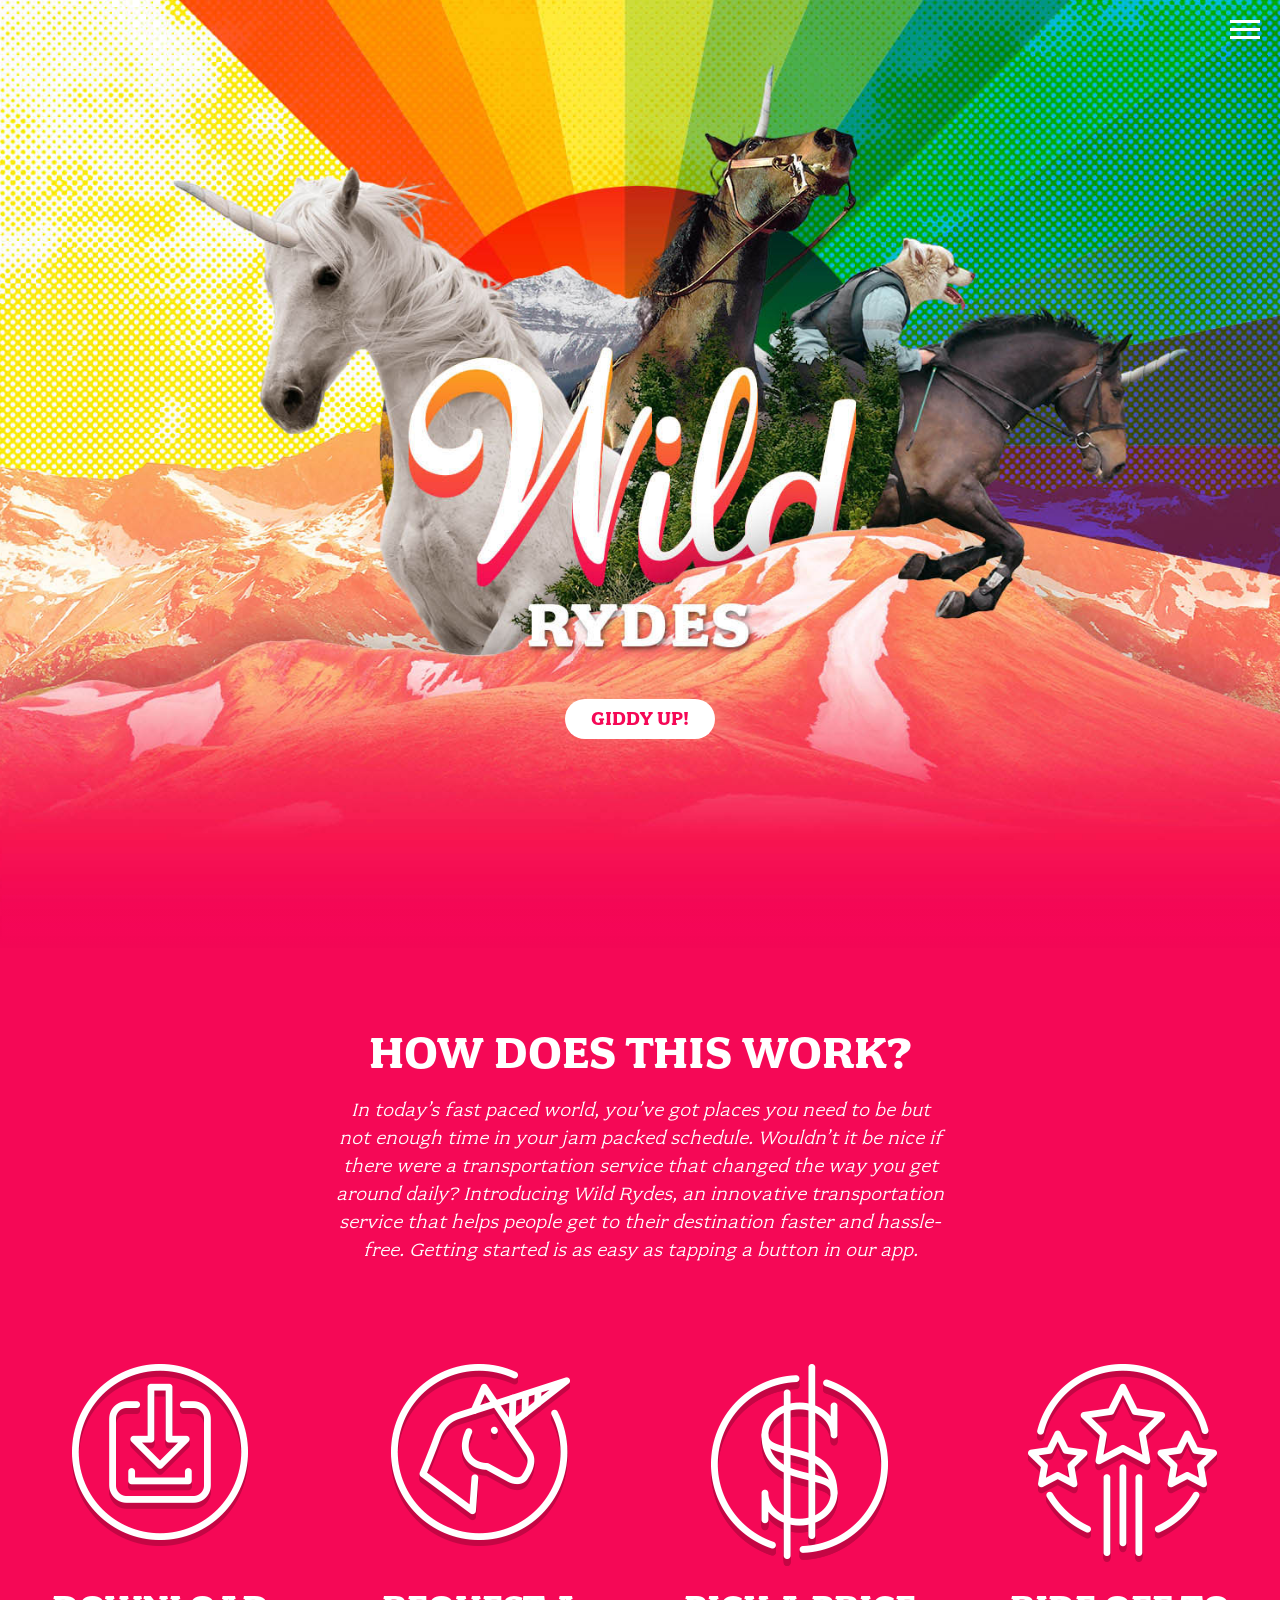
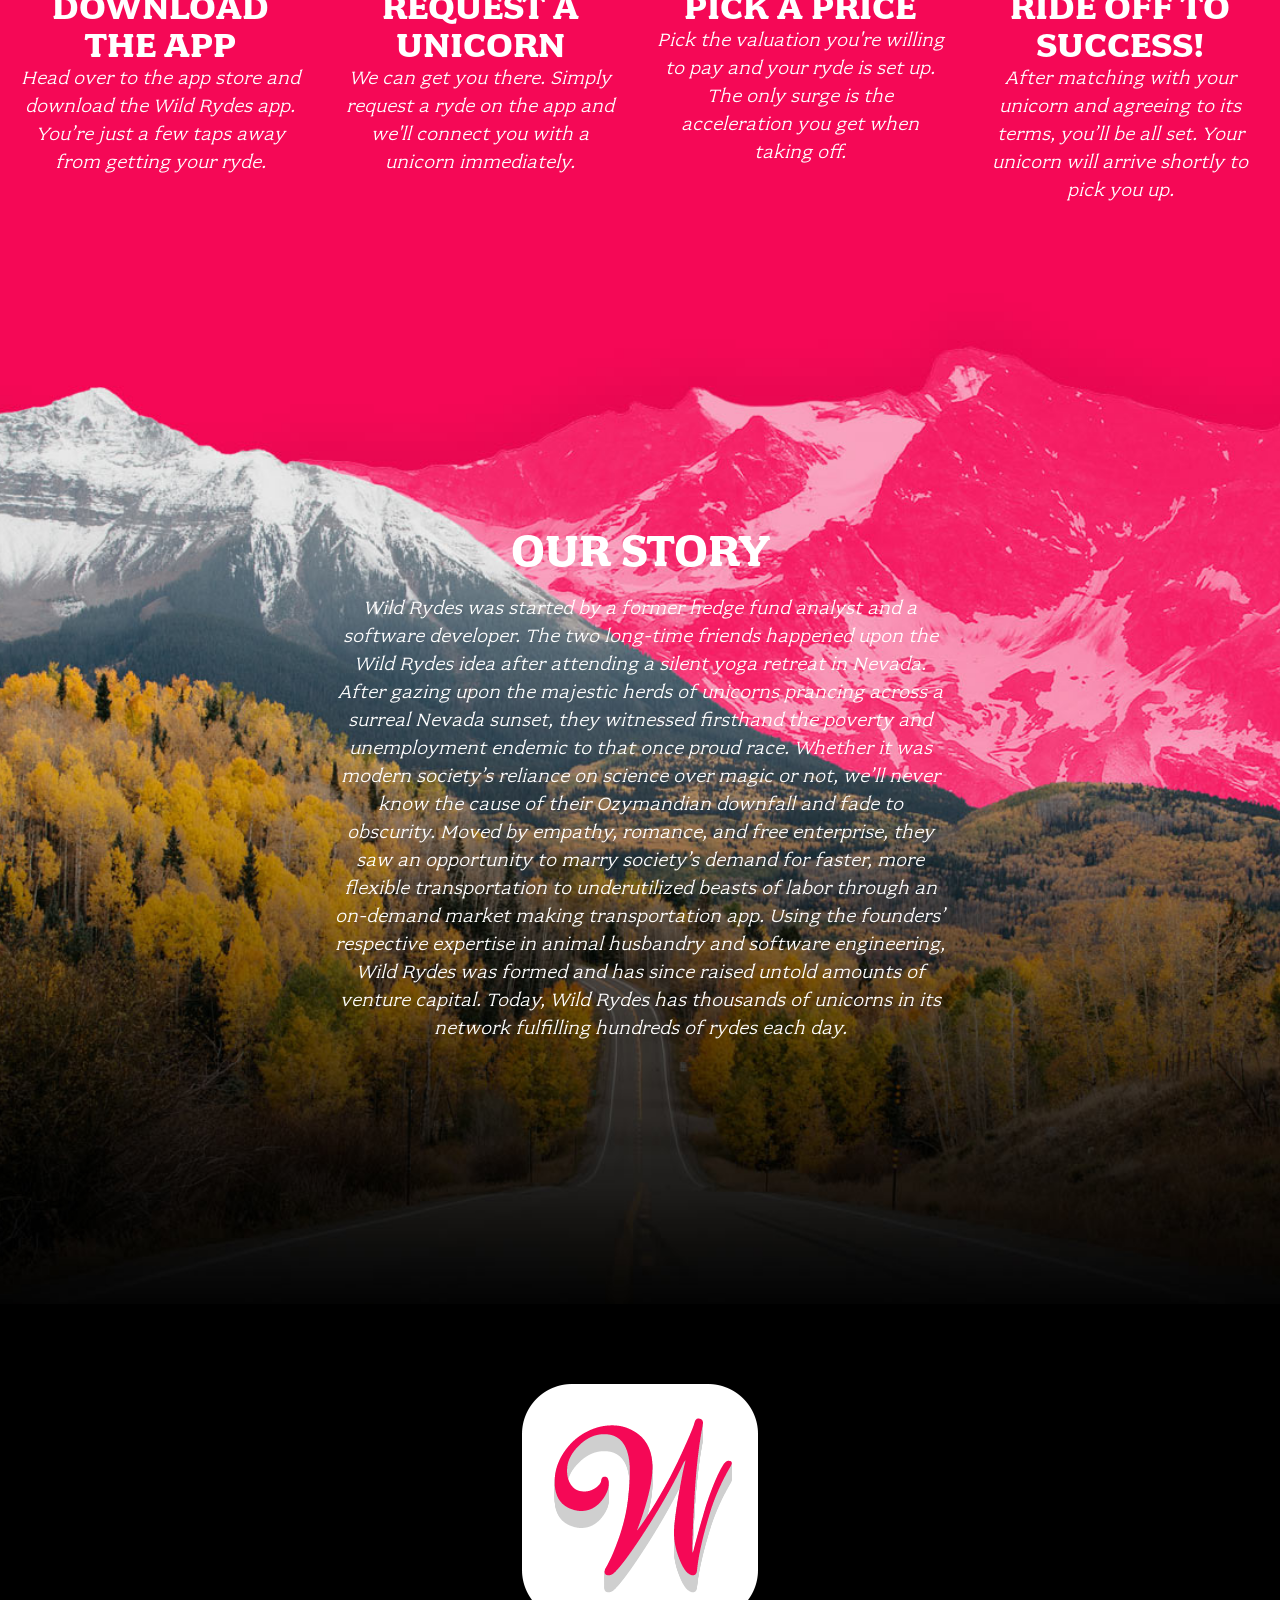
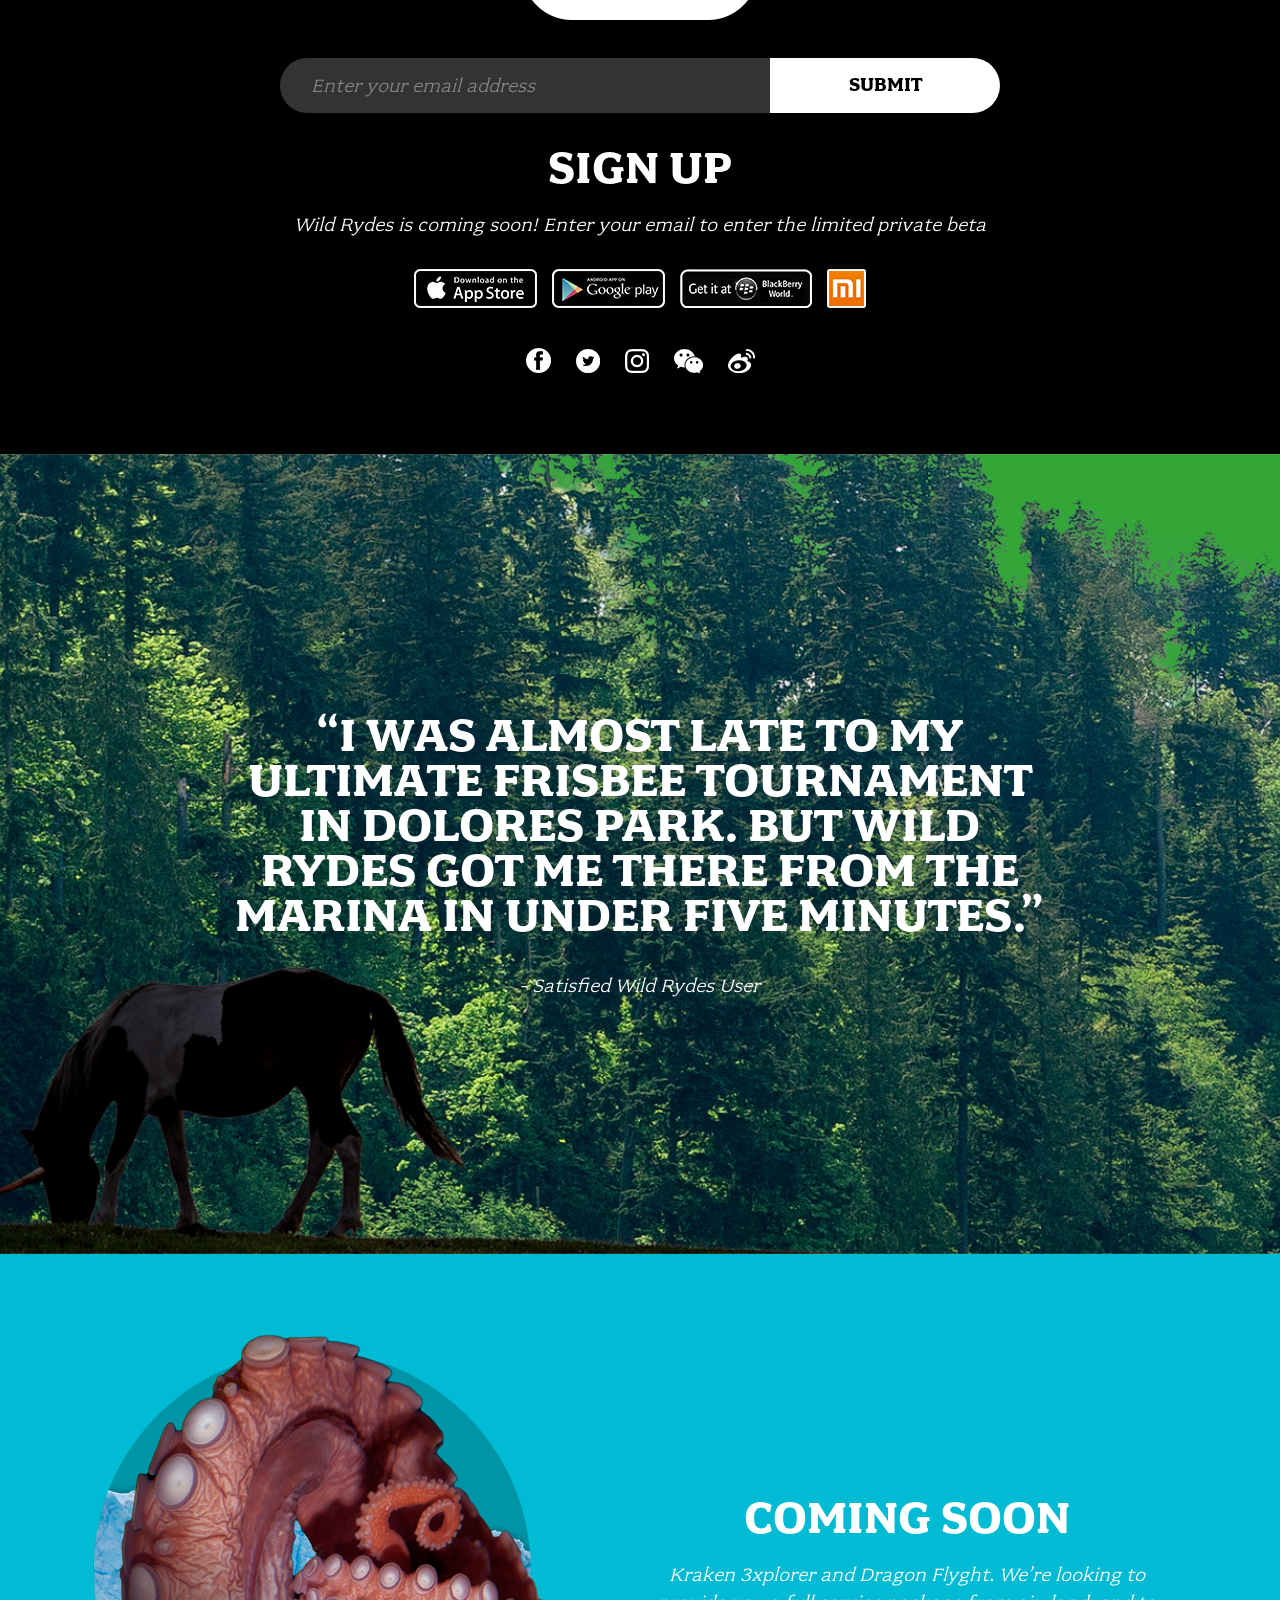
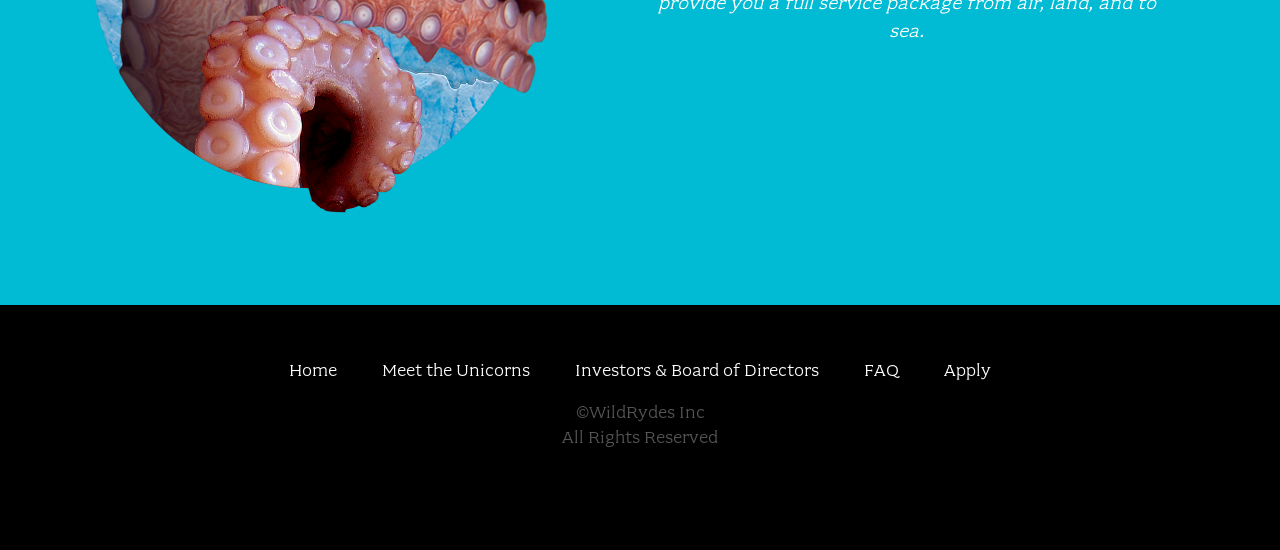
<file: index.html>
<!doctype html>
<html class="no-js" lang="">
<head>
  <meta charset="utf-8">
  <meta name="description" content="">
  <meta name="viewport" content="width=device-width, initial-scale=1">
  <title>Wild Rydes</title>

  <link rel="stylesheet" href="css/font.css">
  <link rel="stylesheet" href="css/main.css">

  <script src="js/vendor/modernizr.js"></script>
</head>
<body class="page-home">

  <header class="site-header">
    <h1 class="title">Wild Rydes</h1>
    <nav class="site-nav">
      <ul>
        <li><a href="index.html">Home</a></li>
        <li><a href="unicorns.html">Meet the Unicorns</a></li>
        <li><a href="investors.html">Investors &amp; Board of Directors</a></li>
        <li><a href="faq.html">FAQ</a></li>
        <li><a href="apply.html">Apply</a></li>
      </ul>
    </nav>
    <button type="button" class="btn-menu"><span>Menu</span></button>
    <a class="home-button" href="/register.html">Giddy Up!</a>
  </header>

  <section class="home-about">
    <div class="row column large-9 xlarge-6 xxlarge-4">
      <h2 class="section-title">How Does This Work?</h2>
      <p class="content">
        In today’s fast paced world, you’ve got places you need to be but not enough time in your jam packed schedule. Wouldn’t it be nice if there were a transportation service that changed the way you get around daily? Introducing Wild Rydes, an innovative transportation service that helps people get to their destination faster and hassle-free. Getting started is as easy as tapping a button in our app.
      </p>
    </div>

    <div class="row medium-up-2 large-up-4">
      <div class="column">
        <div class="home-about-block">
          <h3 class="title icon-download">Download The App</h3>
          <p class="content">Head over to the app store and download the Wild Rydes app. You’re just a few taps away from getting your ryde.</p>
        </div>
      </div>

      <div class="column">
        <div class="home-about-block">
          <h3 class="title icon-unicorn">Request A Unicorn</h3>
          <p class="content">We can get you there. Simply request a ryde on the app and we'll connect you with a unicorn immediately.</p>
        </div>
      </div>

      <div class="column">
        <div class="home-about-block">
          <h3 class="title icon-price">Pick A Price</h3>
          <p class="content">Pick the valuation you're willing to pay and your ryde is set up. The only surge is the acceleration you get when taking off.</p>
        </div>
      </div>

      <div class="column">
        <div class="home-about-block">
          <h3 class="title icon-success">Ride Off To Success!</h3>
          <p class="content">After matching with your unicorn and agreeing to its terms, you’ll be all set. Your unicorn will arrive shortly to pick you up.</p>
        </div>
      </div>
    </div>
  </section>

  <section class="home-story">
    <div class="row column large-9 xlarge-6 xxlarge-4">
      <h2 class="section-title">Our Story</h2>
      <p class="content">
        Wild Rydes was started by a former hedge fund analyst and a software developer. The two long-time friends happened upon the Wild Rydes idea after attending a silent yoga retreat in Nevada. After gazing upon the majestic herds of unicorns prancing across a surreal Nevada sunset, they witnessed firsthand the poverty and unemployment endemic to that once proud race. Whether it was modern society’s reliance on science over magic or not, we’ll never know the cause of their Ozymandian downfall and fade to obscurity. Moved by empathy, romance, and free enterprise, they saw an opportunity to marry society’s demand for faster, more flexible transportation to underutilized beasts of labor through an on-demand market making transportation app. Using the founders’ respective expertise in animal husbandry and software engineering, Wild Rydes was formed and has since raised untold amounts of venture capital. Today, Wild Rydes has thousands of unicorns in its network fulfilling hundreds of rydes each day.
      </p>
    </div>
  </section>

  <section class="home-sign-up">
    <div class="row column">
      <img class="icon-w" src="images/wr-home-W.png">

      <form onsubmit="javascript:void(0);">
        <input type="email" placeholder="Enter your email address">
        <button type="button">Submit</button>
      </form>

      <h2 class="section-title">Sign Up</h2>

      <p class="content">Wild Rydes is coming soon! Enter your email to enter the limited private beta</p>

      <div class="apps">
        <a class="app-icon" href=""><img src="images/wr-home-apple.png"></a>
        <a class="app-icon" href=""><img src="images/wr-home-google.png"></a>
        <a class="app-icon" href=""><img src="images/wr-home-blackberry.png"></a>
        <a class="app-icon" href=""><img src="images/wr-home-Xiaomi.png"></a>
      </div>

      <div class="social">
        <a class="icon-fb" href="">Facebook</a>
        <a class="icon-tw" href="">Twitter</a>
        <a class="icon-ig" href="">Instagram</a>
        <a class="icon-wc" href="">Wechat</a>
        <a class="icon-wb" href="">Weibo</a>
      </div>
    </div>
  </section>

  <section class="home-quote">
    <div class="row column medium-8 xxlarge-6">
      <div class="quote-wrap">
        <div class="quote">
          “I was almost late to my ultimate frisbee tournament in DOLORES park. BUt Wild Rydes Got me there from the marina in under five minutes.”
        </div>
        <div class="quoter">- Satisfied Wild Rydes User</div>
      </div>
    </div>
  </section>

  <section class="kraken-callout">
    <div class="row">
      <div class="columns medium-6 xxlarge-4 xxlarge-offset-2">
        <img src="images/wr-home-kraken.png">
      </div>

      <div class="columns medium-6 xlarge-5 xxlarge-4">
        <h4 class="title">Coming Soon</h4>
        <p class="content">
          Kraken 3xplorer and Dragon Flyght. We’re looking to provide you a full service package from air, land, and to sea.
        </p>
      </div>
    </div>
  </section>

  <footer class="site-footer">
    <div class="row column">
      <nav class="footer-nav">
        <ul>
          <li><a href="index.html">Home</a></li>
          <li><a href="unicorns.html">Meet the Unicorns</a></li>
          <li><a href="investors.html">Investors & Board of Directors</a></li>
          <li><a href="faq.html">FAQ</a></li>
          <li><a href="apply.html">Apply</a></li>
        </ul>
      </nav>
    </div>

    <div class="row column">
      <div class="footer-legal">
        &copy;WildRydes Inc<br>
        All Rights Reserved
      </div>
    </div>
  </footer>

  <script src="js/vendor.js"></script>

  <script src="js/main.js"></script>
</body>
</html>
</file>
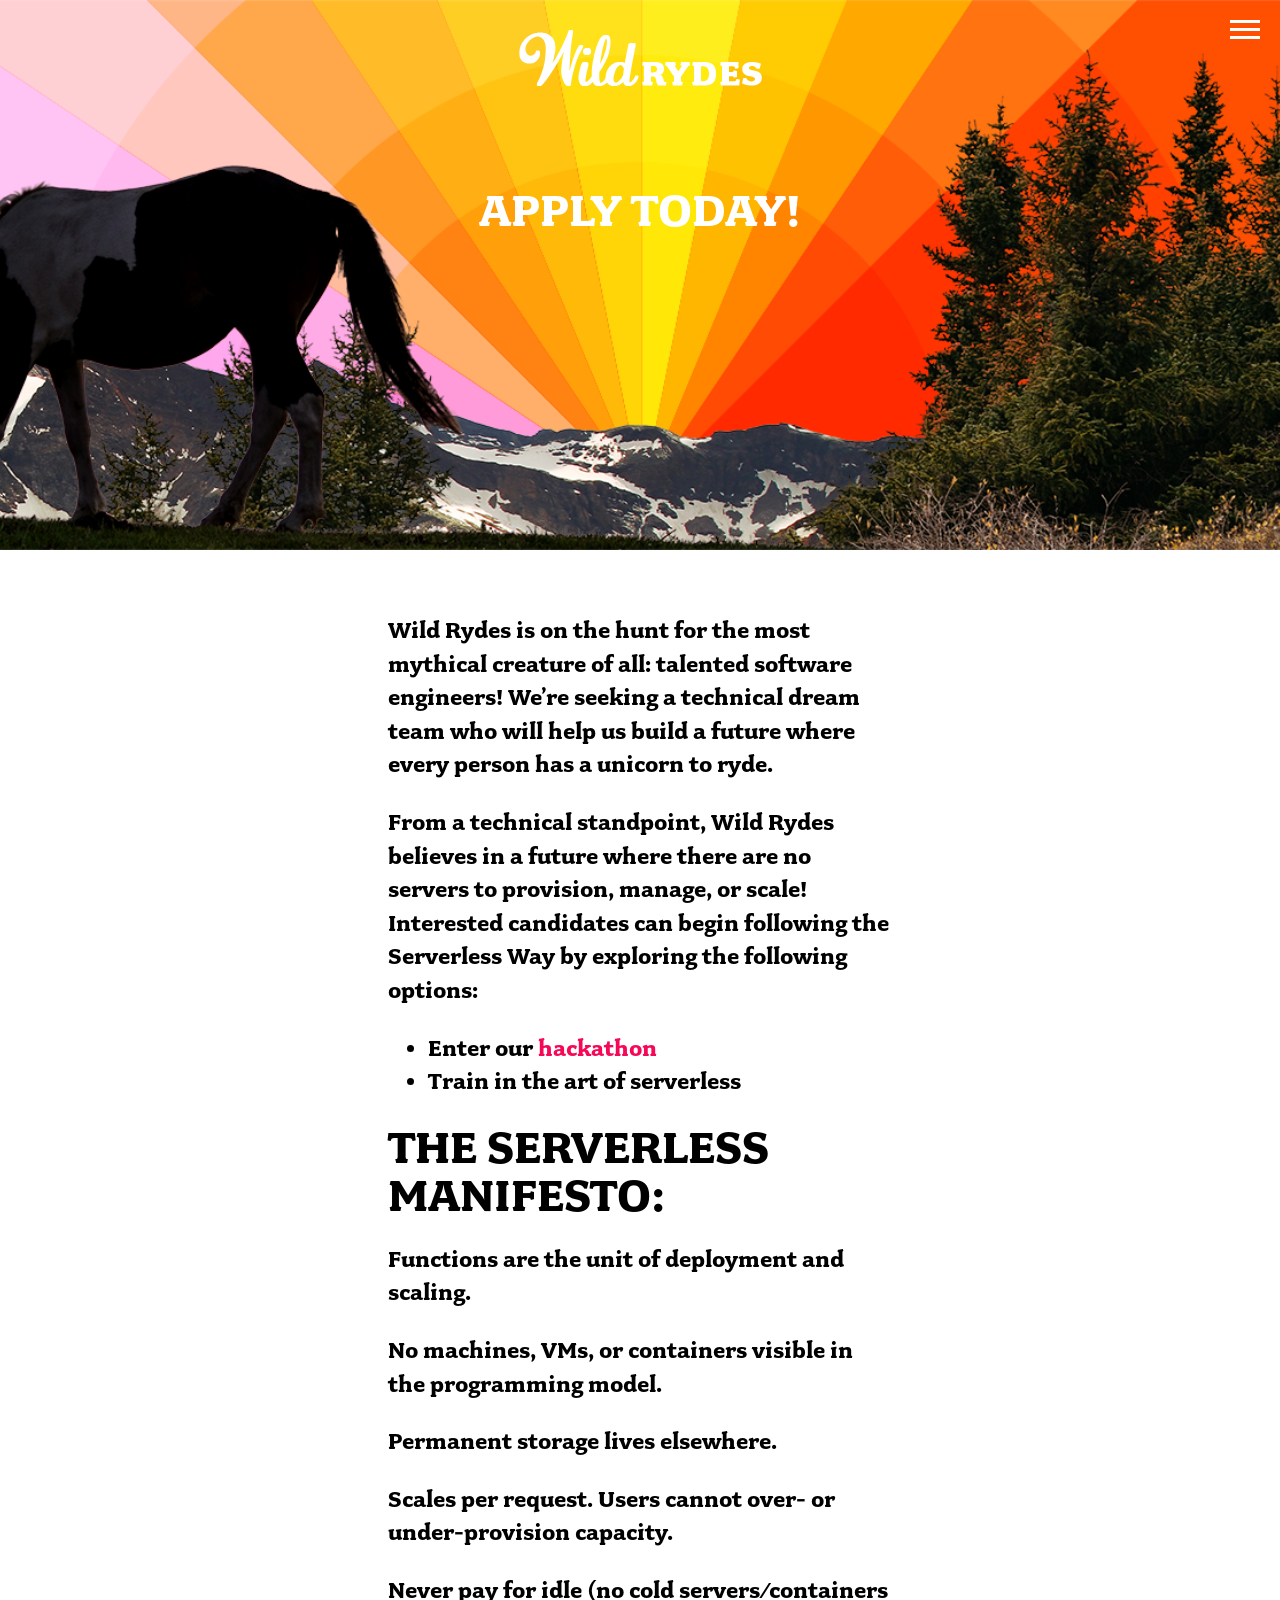
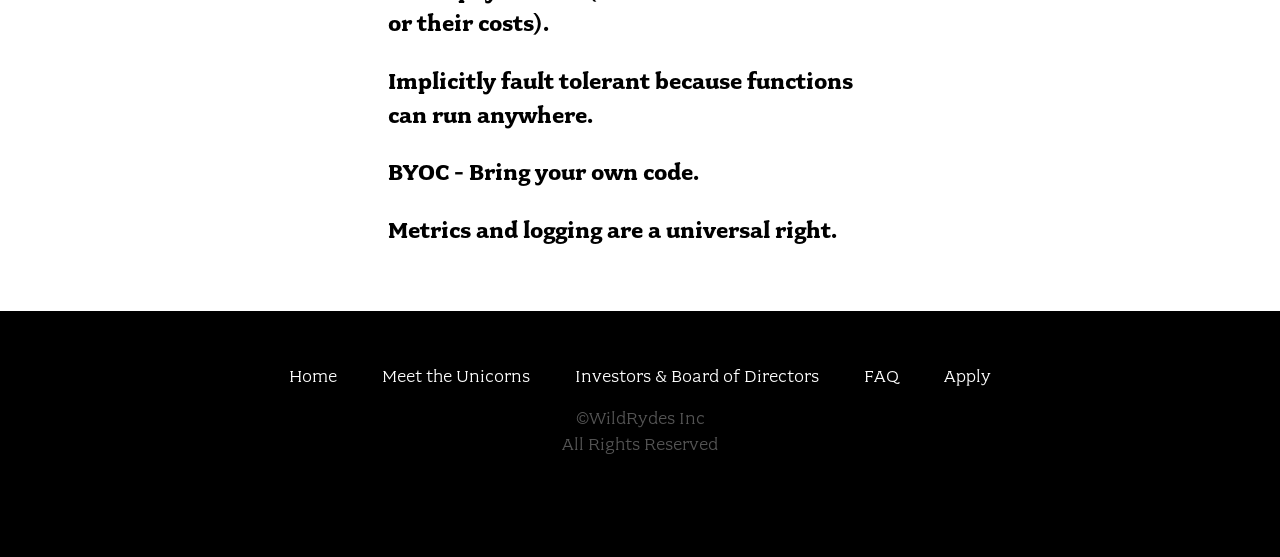
<file: apply.html>
<!doctype html>
<html class="no-js" lang="">
<head>
  <meta charset="utf-8">
  <meta name="description" content="">
  <meta name="viewport" content="width=device-width, initial-scale=1">
  <title>Apply - Wild Rydes</title>

  <link rel="stylesheet" href="css/font.css">
  <link rel="stylesheet" href="css/main.css">

  <script src="js/vendor/modernizr.js"></script>
</head>
<body class="page-apply">

  <header class="site-header">
    <div class="site-logo">Wild Rydes</div>

    <div class="row column medium-8 large-6 xlarge-5 xxlarge-4">
      <h1 class="title">Apply Today!</h1>
    </div>

    <nav class="site-nav">
      <ul>
        <li><a href="index.html">Home</a></li>
        <li><a href="unicorns.html">Meet the Unicorns</a></li>
        <li><a href="investors.html">Investors & Board of Directors</a></li>
        <li><a href="faq.html">FAQ</a></li>
        <li><a href="apply.html">Apply</a></li>
      </ul>
    </nav>
    <button type="button" class="btn-menu"><span>Menu</span></button>
  </header>

  <section class="content">
    <div class="row column medium-10 large-7 xlarge-5">
      <p>Wild Rydes is on the hunt for the most mythical creature of all: talented software engineers! We’re seeking a technical dream team who will help us build a future where every person has a unicorn to ryde.</p>
      <p>From a technical standpoint, Wild Rydes believes in a future where there are no servers to provision, manage, or scale! Interested candidates can begin following the Serverless Way by exploring the following options:</p>
      <ul>
        <li>Enter our <a href="http://awschatbot.devpost.com" target="_blank">hackathon</a></li>
        <li>Train in the art of serverless</li>
      </ul>

      <h2>The Serverless Manifesto:</h2>
      <p>Functions are the unit of deployment and scaling.</p>
      <p>No machines, VMs, or containers visible in the programming model.</p>
      <p>Permanent storage lives elsewhere.</p>
      <p>Scales per request. Users cannot over- or under-provision capacity.</p>
      <p>Never pay for idle (no cold servers/containers or their costs).</p>
      <p>Implicitly fault tolerant because functions can run anywhere.</p>
      <p>BYOC - Bring your own code.</p>
      <p>Metrics and logging are a universal right.</p>
    </div>
  </section>

  <footer class="site-footer">
    <div class="row column">
      <nav class="footer-nav">
        <ul>
          <li><a href="index.html">Home</a></li>
          <li><a href="unicorns.html">Meet the Unicorns</a></li>
          <li><a href="investors.html">Investors & Board of Directors</a></li>
          <li><a href="faq.html">FAQ</a></li>
          <li><a href="apply.html">Apply</a></li>
        </ul>
      </nav>
    </div>

    <div class="row column">
      <div class="footer-legal">
        &copy;WildRydes Inc<br>
        All Rights Reserved
      </div>
    </div>
  </footer>

  <script src="js/vendor.js"></script>

  <script src="js/main.js"></script>
</body>
</html>
</file>
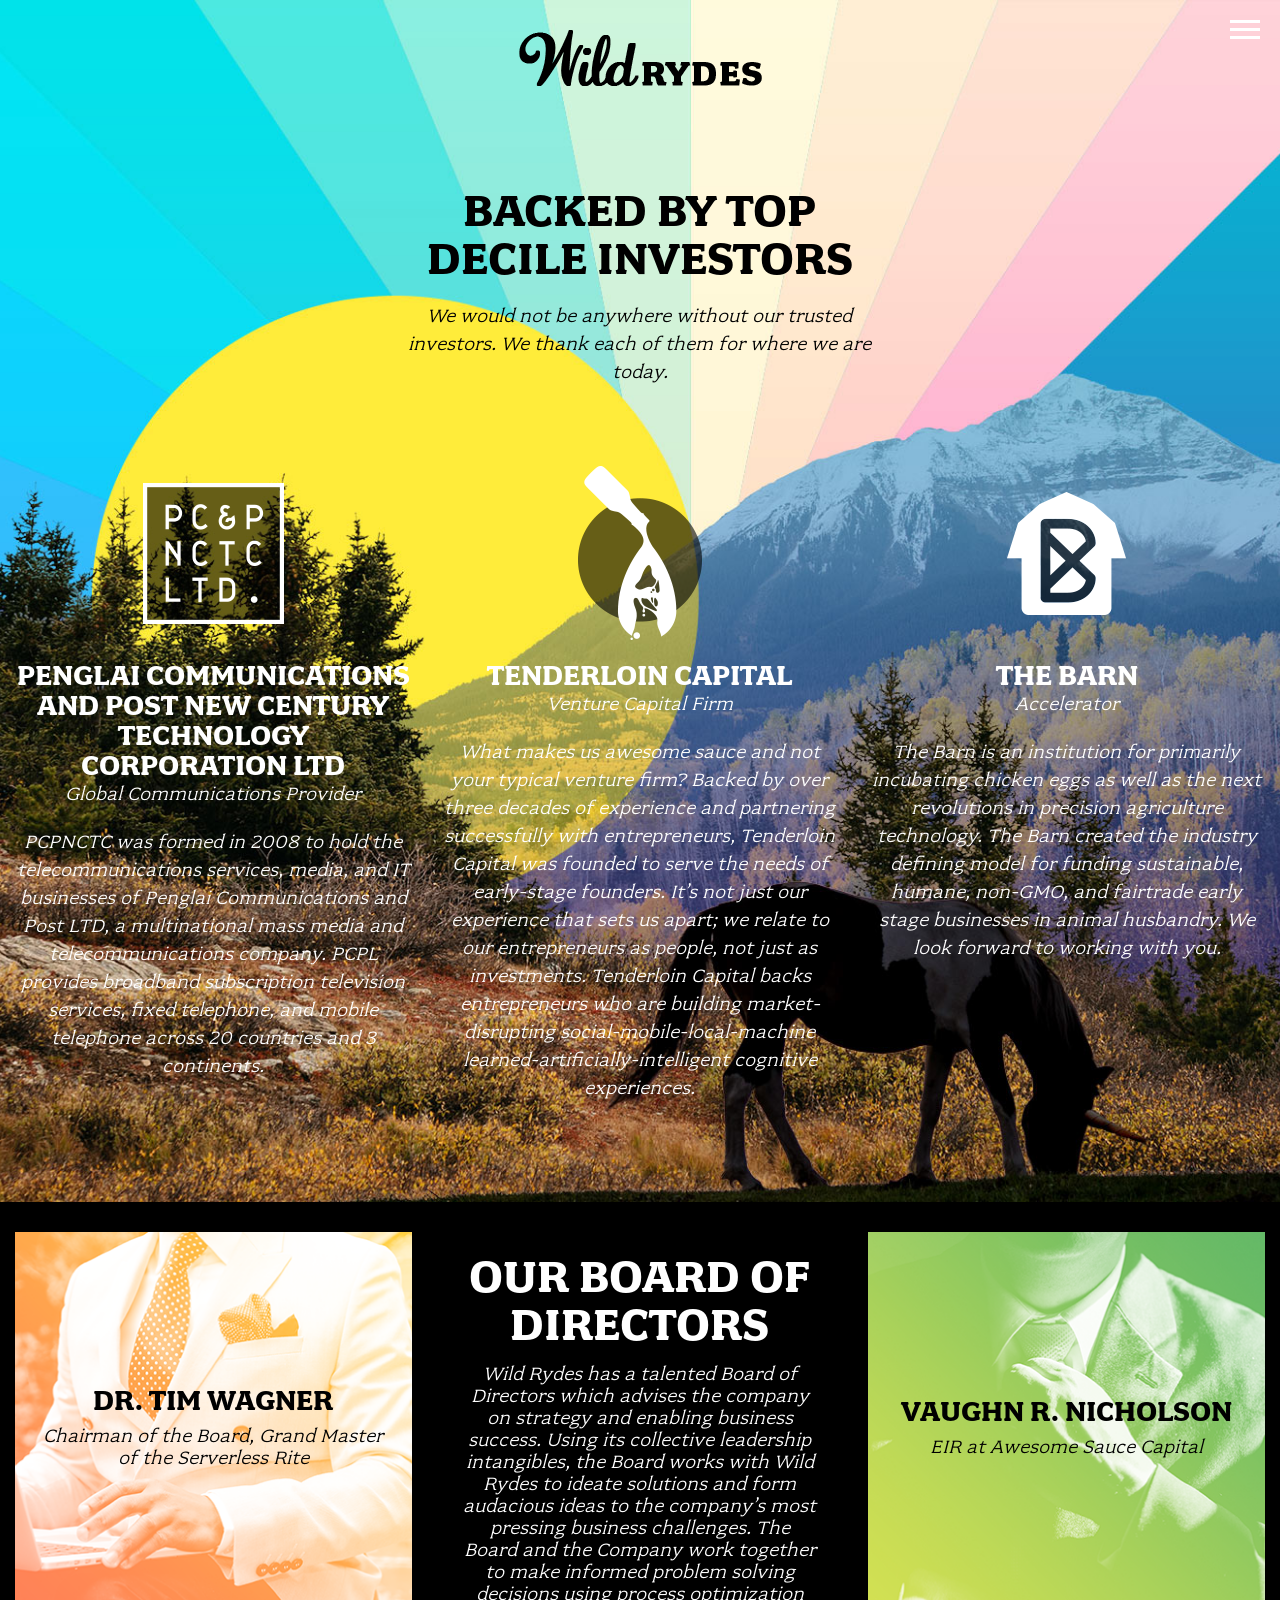
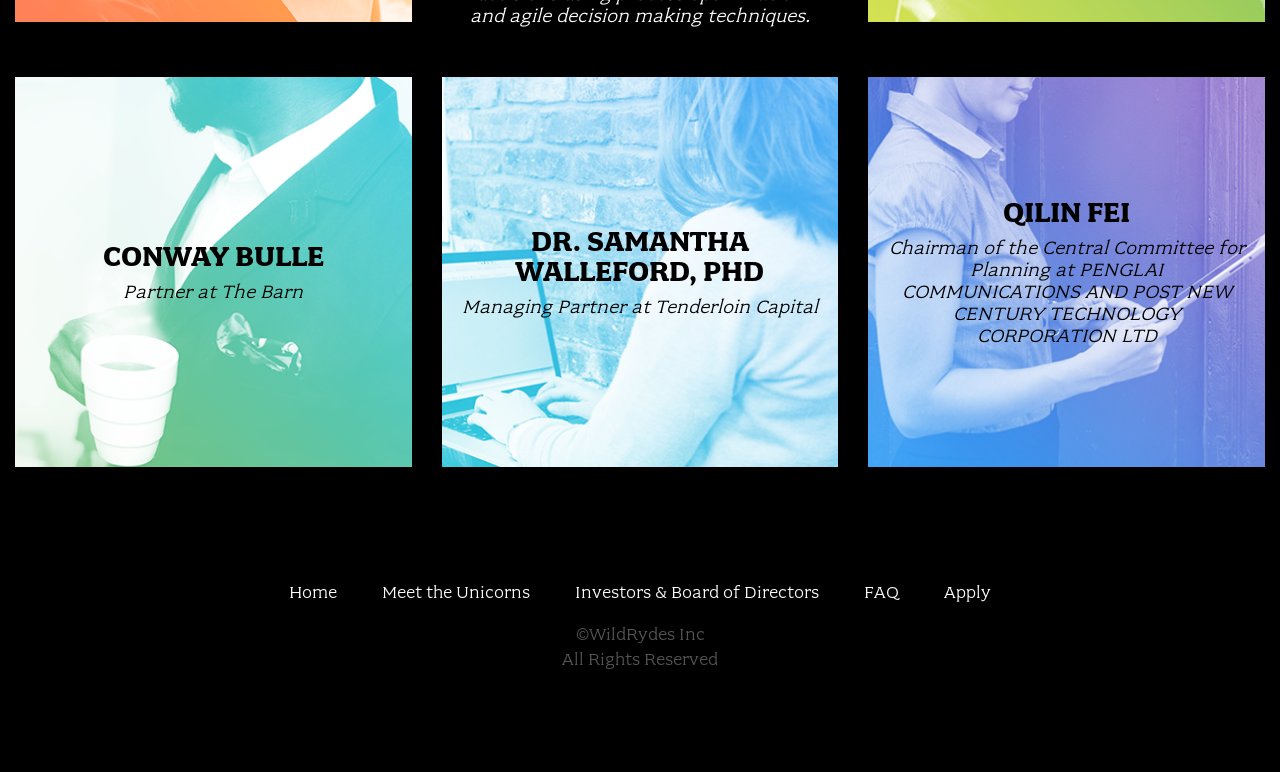
<file: investors.html>
<!doctype html>
<html class="no-js" lang="">
<head>
  <meta charset="utf-8">
  <meta name="description" content="">
  <meta name="viewport" content="width=device-width, initial-scale=1">
  <title>Investors &amp; Board of Directors - Wild Rydes</title>

  <link rel="stylesheet" href="css/font.css">
  <link rel="stylesheet" href="css/main.css">

  <script src="js/vendor/modernizr.js"></script>
</head>
<body class="page-investors">

  <div class="top-section">
    <header class="site-header">
      <div class="site-logo dark">Wild Rydes</div>

      <div class="row column medium-8 large-6 xlarge-5 xxlarge-4">
        <h1 class="title">Backed By Top Decile Investors</h1>
        <p class="content">
          We would not be anywhere without our trusted investors. We thank each of them for where we are today.
        </p>
      </div>

      <nav class="site-nav">
        <ul>
          <li><a href="index.html">Home</a></li>
          <li><a href="unicorns.html">Meet the Unicorns</a></li>
          <li><a href="investors.html">Investors & Board of Directors</a></li>
          <li><a href="faq.html">FAQ</a></li>
          <li><a href="apply.html">Apply</a></li>
        </ul>
      </nav>
      <button type="button" class="btn-menu"><span>Menu</span></button>
    </header>

    <div class="investors-list">
      <div class="row">
        <div class="columns large-4">
          <div class="investor">
            <h2 class="title pcp">Penglai Communications and Post New Century Technology Corporation Ltd</h2>
            <div class="subtitle">Global Communications Provider</div>
            <p class="content">
              PCPNCTC was formed in 2008 to hold the telecommunications services, media, and IT businesses of Penglai Communications and Post LTD, a multinational mass media and telecommunications company. PCPL provides broadband subscription television services, fixed telephone, and mobile telephone across 20 countries and 3 continents.
            </p>
          </div>
        </div>

        <div class="columns large-4">
          <div class="investor">
            <h2 class="title awesome">Tenderloin Capital</h2>
            <div class="subtitle">Venture Capital Firm</div>
            <p class="content">
              What makes us awesome sauce and not your typical venture firm? Backed by over three decades of experience and partnering successfully with entrepreneurs, Tenderloin Capital was founded to serve the needs of early-stage founders. It’s not just our experience that sets us apart; we relate to our entrepreneurs as people, not just as investments. Tenderloin Capital backs entrepreneurs who are building market-disrupting social-mobile-local-machine learned-artificially-intelligent cognitive experiences.
            </p>
          </div>
        </div>

        <div class="columns large-4">
          <div class="investor">
            <h2 class="title barn">The Barn</h2>
            <div class="subtitle">Accelerator</div>
            <p class="content">
              The Barn is an institution for primarily incubating chicken eggs as well as the next revolutions in precision agriculture technology. The Barn created the industry defining model for funding sustainable, humane, non-GMO, and fairtrade early stage businesses in animal husbandry. We look forward to working with you.
            </p>
          </div>
        </div>
      </div>
    </div>
  </div>

  <section class="board-directors">
    <div class="row">
      <div class="columns large-4 large-push-4">
        <div class="intro block">
          <h2 class="title">Our Board of Directors</h2>
          <p class="content">
            Wild Rydes has a talented Board of Directors which advises the company on strategy and enabling business success. Using its collective leadership intangibles, the Board works with Wild Rydes to ideate solutions and form audacious ideas to the company’s most pressing business challenges. The Board and the Company work together to make informed problem solving decisions using process optimization and agile decision making techniques.
          </p>
        </div>
      </div>

      <div class="columns large-4 large-pull-4">
        <div class="one block">
          <h3 class="title">Dr. Tim Wagner</h3>
          <p class="content">Chairman of the Board, Grand Master of the Serverless Rite</p>
        </div>
      </div>

      <div class="columns large-4">
        <div class="two block">
          <h3 class="title">Vaughn R. Nicholson</h3>
          <p class="content">EIR at Awesome Sauce Capital</p>
        </div>
      </div>
    </div>

    <div class="row">
      <div class="columns large-4">
        <div class="three block">
          <h3 class="title">Conway Bulle</h3>
          <p class="content">Partner at The Barn</p>
        </div>
      </div>

      <div class="columns large-4">
        <div class="four block">
          <h3 class="title">Dr. Samantha Walleford, PhD</h3>
          <p class="content">Managing Partner at Tenderloin Capital</p>
        </div>
      </div>

      <div class="columns large-4">
        <div class="five block">
          <h3 class="title">Qilin Fei</h3>
          <p class="content">Chairman of the Central Committee for Planning at PENGLAI COMMUNICATIONS AND POST NEW CENTURY TECHNOLOGY CORPORATION LTD</p>
        </div>
      </div>
    </div>
  </section>

  <footer class="site-footer">
    <div class="row column">
      <nav class="footer-nav">
        <ul>
          <li><a href="index.html">Home</a></li>
          <li><a href="unicorns.html">Meet the Unicorns</a></li>
          <li><a href="investors.html">Investors & Board of Directors</a></li>
          <li><a href="faq.html">FAQ</a></li>
          <li><a href="apply.html">Apply</a></li>
        </ul>
      </nav>
    </div>

    <div class="row column">
      <div class="footer-legal">
        &copy;WildRydes Inc<br>
        All Rights Reserved
      </div>
    </div>
  </footer>

  <script src="js/vendor.js"></script>

  <script src="js/main.js"></script>
</body>
</html>
</file>
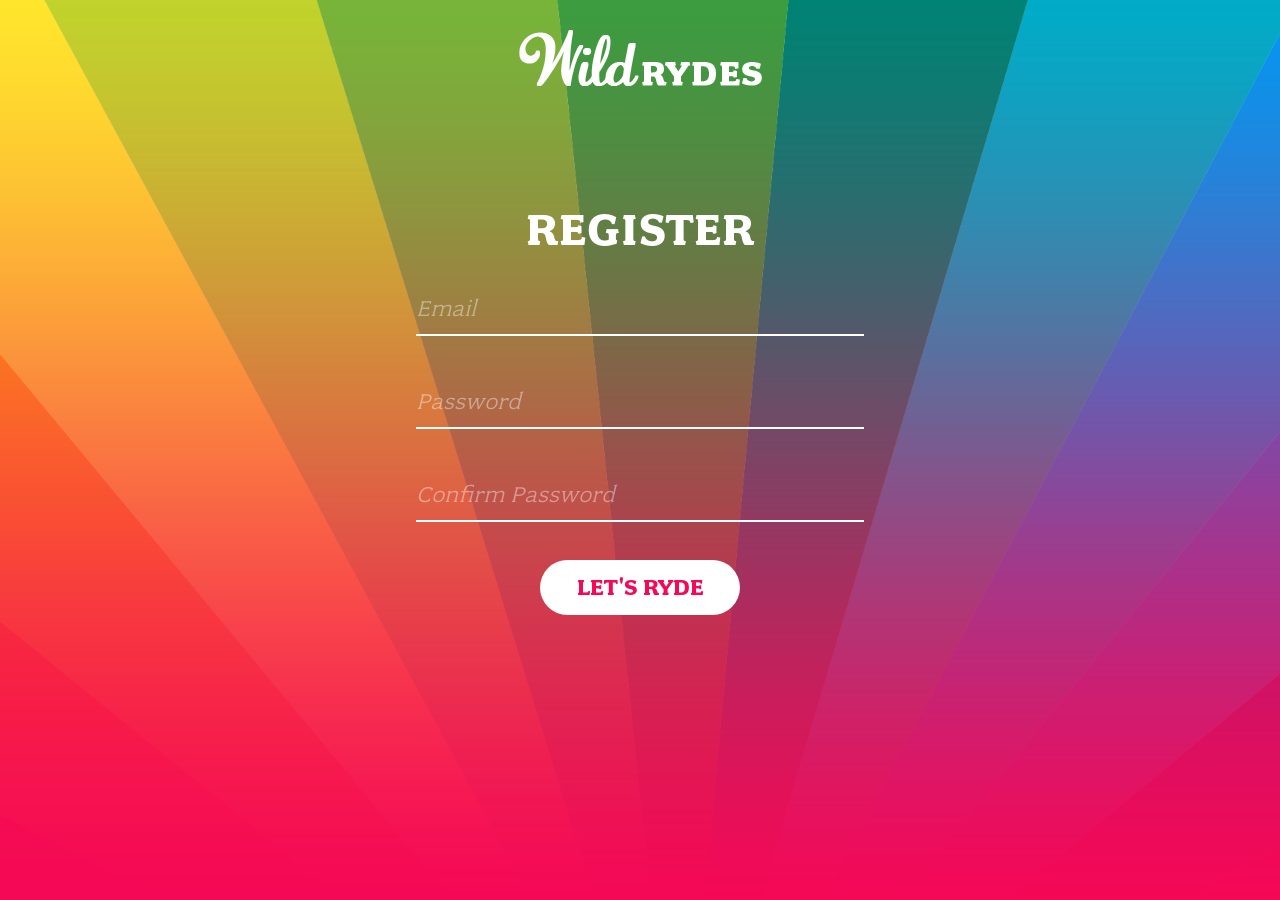
<file: register.html>
<!DOCTYPE html>
<!--[if lt IE 7]>      <html class="no-js lt-ie9 lt-ie8 lt-ie7"> <![endif]-->
<!--[if IE 7]>         <html class="no-js lt-ie9 lt-ie8"> <![endif]-->
<!--[if IE 8]>         <html class="no-js lt-ie9"> <![endif]-->
<!--[if gt IE 8]><!--> <html class="no-js"> <!--<![endif]-->
    <head>
        <meta charset="utf-8">
        <meta http-equiv="X-UA-Compatible" content="IE=edge,chrome=1">
        <title></title>
        <meta name="description" content="">
        <meta name="viewport" content="width=device-width">

        <!-- Place favicon.ico and apple-touch-icon.png in the root directory -->

        <link rel="stylesheet" href="css/font.css">
        <link rel="stylesheet" href="css/normalize.css">
        <link rel="stylesheet" href="css/index.css">
        <link rel="stylesheet" href="/css/message.css">
    </head>
    <body>
        <!--[if lt IE 7]>
            <p class="chromeframe">You are using an <strong>outdated</strong> browser. Please <a href="http://browsehappy.com/">upgrade your browser</a> or <a href="http://www.google.com/chromeframe/?redirect=true">activate Google Chrome Frame</a> to improve your experience.</p>
        <![endif]-->

        <div id="noCognitoMessage" class="configMessage" style="display: none;">
            <div class="backdrop"></div>
            <div class="panel panel-default">
                <div class="panel-heading">
                    <h3 class="panel-title">No Cognito User Pool Configured</h3>
                </div>
                <div class="panel-body">
                    <p>There is no user pool configured in <a href="/js/config.js">/js/config.js</a>. You'll configure this in Module 2 of the workshop.</p>
                </div>
            </div>
        </div>

        <header>
          <img src="images/logo.png">
        </header>

        <section class="form-wrap">
            <h1>Register</h1>
            <form id="registrationForm">
              <input type="email" id="emailInputRegister" placeholder="Email" pattern=".*" required>
              <input type="password" id="passwordInputRegister" placeholder="Password" pattern=".*" required>
              <input type="password" id="password2InputRegister" placeholder="Confirm Password" pattern=".*" required>

              <input type="submit" value="Let's Ryde">
            </form>
        </section>

        <script src="js/vendor/jquery-3.1.0.js"></script>
        <script src="js/vendor/bootstrap.min.js"></script>
        <script src="js/vendor/aws-cognito-sdk.min.js"></script>
        <script src="js/vendor/amazon-cognito-identity.min.js"></script>
        <script src="js/config.js"></script>
        <script src="js/cognito-auth.js"></script>
    </body>
</html>
</file>
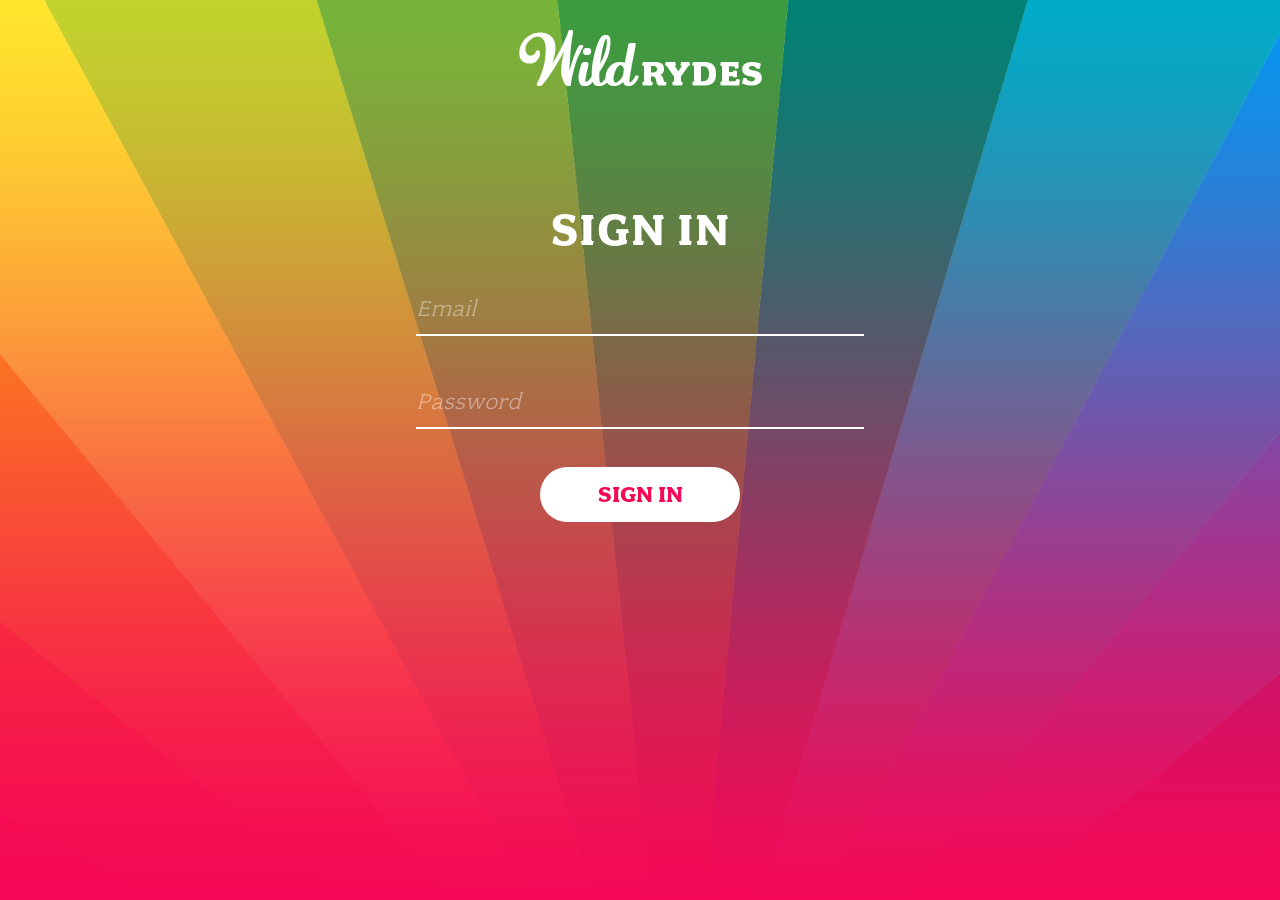
<file: ride.html>
<!DOCTYPE html>
<html>

<head>
    <meta charset="utf-8">
    <meta name="viewport" content="initial-scale=1,maximum-scale=1,user-scalable=no">
    <title>Wild Rydes</title>
    <meta charset="utf-8">
    <meta http-equiv="X-UA-Compatible" content="IE=edge">
    <meta name="viewport" content="width=device-width, initial-scale=1">
    <meta name="description" content="Serverless web application example">
    <meta name="author" content="">


    <link rel="stylesheet" href="https://maxcdn.bootstrapcdn.com/bootstrap/3.3.7/css/bootstrap.min.css" integrity="sha384-BVYiiSIFeK1dGmJRAkycuHAHRg32OmUcww7on3RYdg4Va+PmSTsz/K68vbdEjh4u" crossorigin="anonymous">
    <link rel="stylesheet" href="https://js.arcgis.com/4.6/esri/css/main.css">
    <link rel="stylesheet" href="/css/ride.css">
    <link rel="stylesheet" href="/css/message.css">
</head>

<body>

    <div class="info panel panel-default">
        <div class="panel-heading">
            <button id="request" class="btn btn-primary" disabled="disabled">Set pickup</button>
            <div class="dropdown pull-right">
                <button id="accountLink" class="btn" type="button" data-toggle="dropdown" aria-haspopup="true" aria-expanded="false">
                    Account <span class="caret"></span>
                </button>
                <ul class="dropdown-menu" aria-labelledby="accountLink">
                    <li><a id="signOut" href="#">Sign out</a></li>
                </ul>
            </div>
        </div>
        <div class="panel-body">
            <ol id="updates">
                <li>Welcome! Click the map to set your pickup location.</li>
            </ol>
        </div>
    </div>

    <div id="noApiMessage" class="configMessage" style="display: none;">
        <div class="backdrop"></div>
        <div class="panel panel-default">
            <div class="panel-heading">
                <h3 class="panel-title">Successfully Authenticated!</h3>
            </div>
            <div class="panel-body">
                <p>This page is not functional yet because there is no API invoke URL configured in <a href="/js/config.js">/js/config.js</a>. You'll configure this in Module 3.</p>
                <p>In the meantime, if you'd like to test the Amazon Cognito user pool authorizer for your API, use the auth token below:</p>
                <textarea class="authToken"></textarea>
            </div>
        </div>
    </div>

    <div id="noCognitoMessage" class="configMessage" style="display: none;">
        <div class="backdrop"></div>
        <div class="panel panel-default">
            <div class="panel-heading">
                <h3 class="panel-title">No Cognito User Pool Configured</h3>
            </div>
            <div class="panel-body">
                <p>There is no user pool configured in <a href="/js/config.js">/js/config.js</a>. You'll configure this in Module 2 of the workshop.</p>
            </div>
        </div>
    </div>

    <div id="main">
        <div id="map">
        </div>
    </div>

    <div id="authTokenModal" class="modal fade" tabindex="-1" role="dialog" aria-labelledby="authToken">
        <div class="modal-dialog" role="document">
            <div class="modal-content">
                <div class="modal-header">
                    <button type="button" class="close" data-dismiss="modal" aria-label="Close"><span aria-hidden="true">&times;</span></button>
                    <h4 class="modal-title" id="myModalLabel">Your Auth Token</h4>
                </div>
                <div class="modal-body">
                    <textarea class="authToken"></textarea>
                </div>
                <div class="modal-footer">
                    <button type="button" class="btn btn-default" data-dismiss="modal">Close</button>
                </div>
            </div>
        </div>
    </div>


    <script src="js/vendor/jquery-3.1.0.js"></script>
    <script src="js/vendor/bootstrap.min.js"></script>
    <script src="js/vendor/aws-cognito-sdk.min.js"></script>
    <script src="js/vendor/amazon-cognito-identity.min.js"></script>
    <script src="https://js.arcgis.com/4.6/"></script>
    <script src="js/config.js"></script>
    <script src="js/cognito-auth.js"></script>
    <script src="js/esri-map.js"></script>
    <script src="js/ride.js"></script>
</body>

</html>
</file>
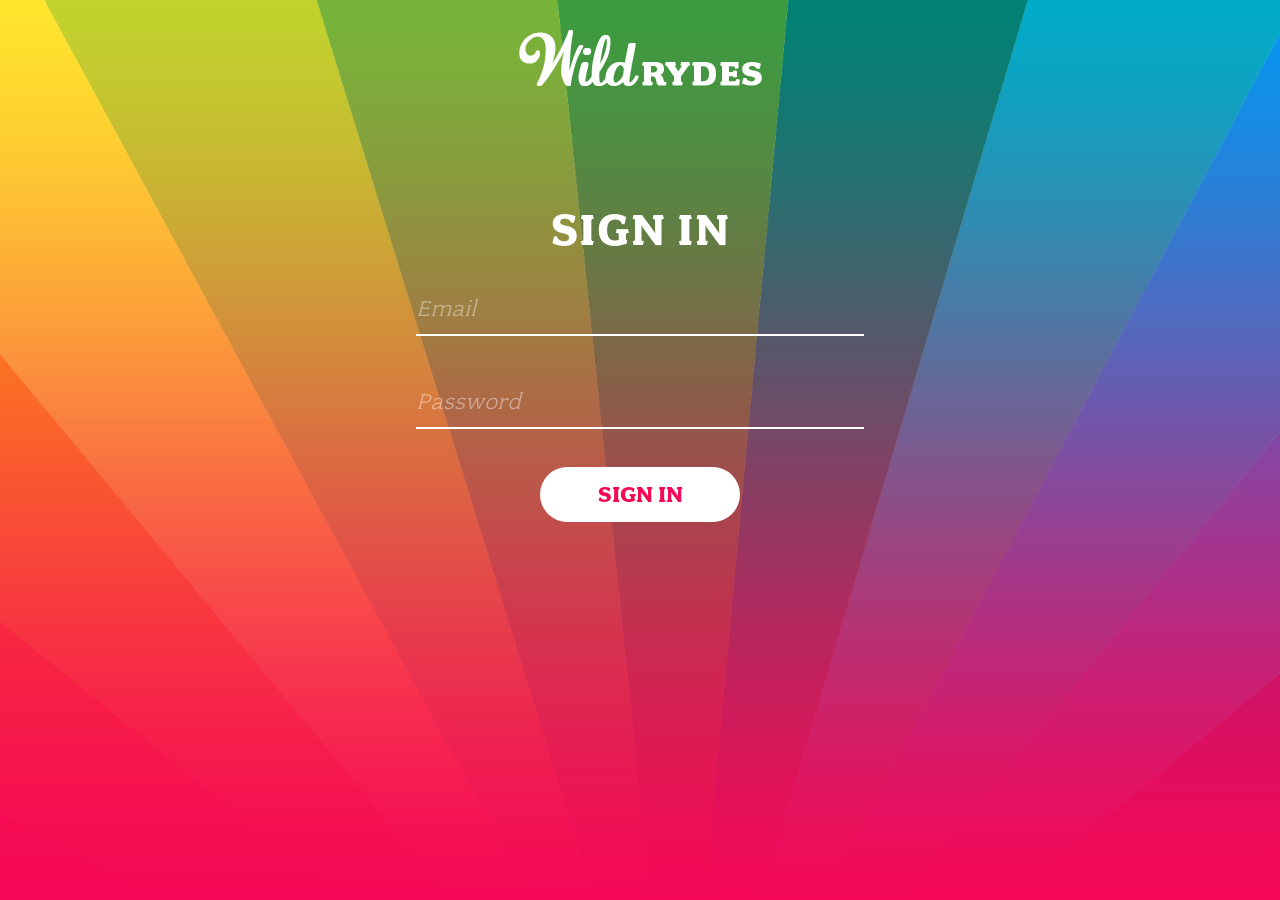
<file: signin.html>
<!DOCTYPE html>
<!--[if lt IE 7]>      <html class="no-js lt-ie9 lt-ie8 lt-ie7"> <![endif]-->
<!--[if IE 7]>         <html class="no-js lt-ie9 lt-ie8"> <![endif]-->
<!--[if IE 8]>         <html class="no-js lt-ie9"> <![endif]-->
<!--[if gt IE 8]><!--> <html class="no-js"> <!--<![endif]-->
    <head>
        <meta charset="utf-8">
        <meta http-equiv="X-UA-Compatible" content="IE=edge,chrome=1">
        <title></title>
        <meta name="description" content="">
        <meta name="viewport" content="width=device-width">

        <!-- Place favicon.ico and apple-touch-icon.png in the root directory -->

        <link rel="stylesheet" href="css/font.css">
        <link rel="stylesheet" href="css/normalize.css">
        <link rel="stylesheet" href="css/index.css">
        <link rel="stylesheet" href="/css/message.css">
    </head>
    <body>
        <!--[if lt IE 7]>
            <p class="chromeframe">You are using an <strong>outdated</strong> browser. Please <a href="http://browsehappy.com/">upgrade your browser</a> or <a href="http://www.google.com/chromeframe/?redirect=true">activate Google Chrome Frame</a> to improve your experience.</p>
        <![endif]-->

        <div id="noCognitoMessage" class="configMessage" style="display: none;">
            <div class="backdrop"></div>
            <div class="panel panel-default">
                <div class="panel-heading">
                    <h3 class="panel-title">No Cognito User Pool Configured</h3>
                </div>
                <div class="panel-body">
                    <p>There is no user pool configured in <a href="/js/config.js">/js/config.js</a>. You'll configure this in Module 2 of the workshop.</p>
                </div>
            </div>
        </div>

        <header>
          <img src="images/logo.png">
        </header>


        <section class="form-wrap">
            <h1>Sign In</h1>
            <form id="signinForm">
              <input type="email" id="emailInputSignin" placeholder="Email" required>
              <input type="password" id="passwordInputSignin" placeholder="Password" pattern=".*" required>

              <input type="submit" value="Sign in">
            </form>
        </section>

        <script src="js/vendor/jquery-3.1.0.js"></script>
        <script src="js/vendor/bootstrap.min.js"></script>
        <script src="js/vendor/aws-cognito-sdk.min.js"></script>
        <script src="js/vendor/amazon-cognito-identity.min.js"></script>
        <script src="js/config.js"></script>
        <script src="js/cognito-auth.js"></script>
    </body>
</html>
</file>
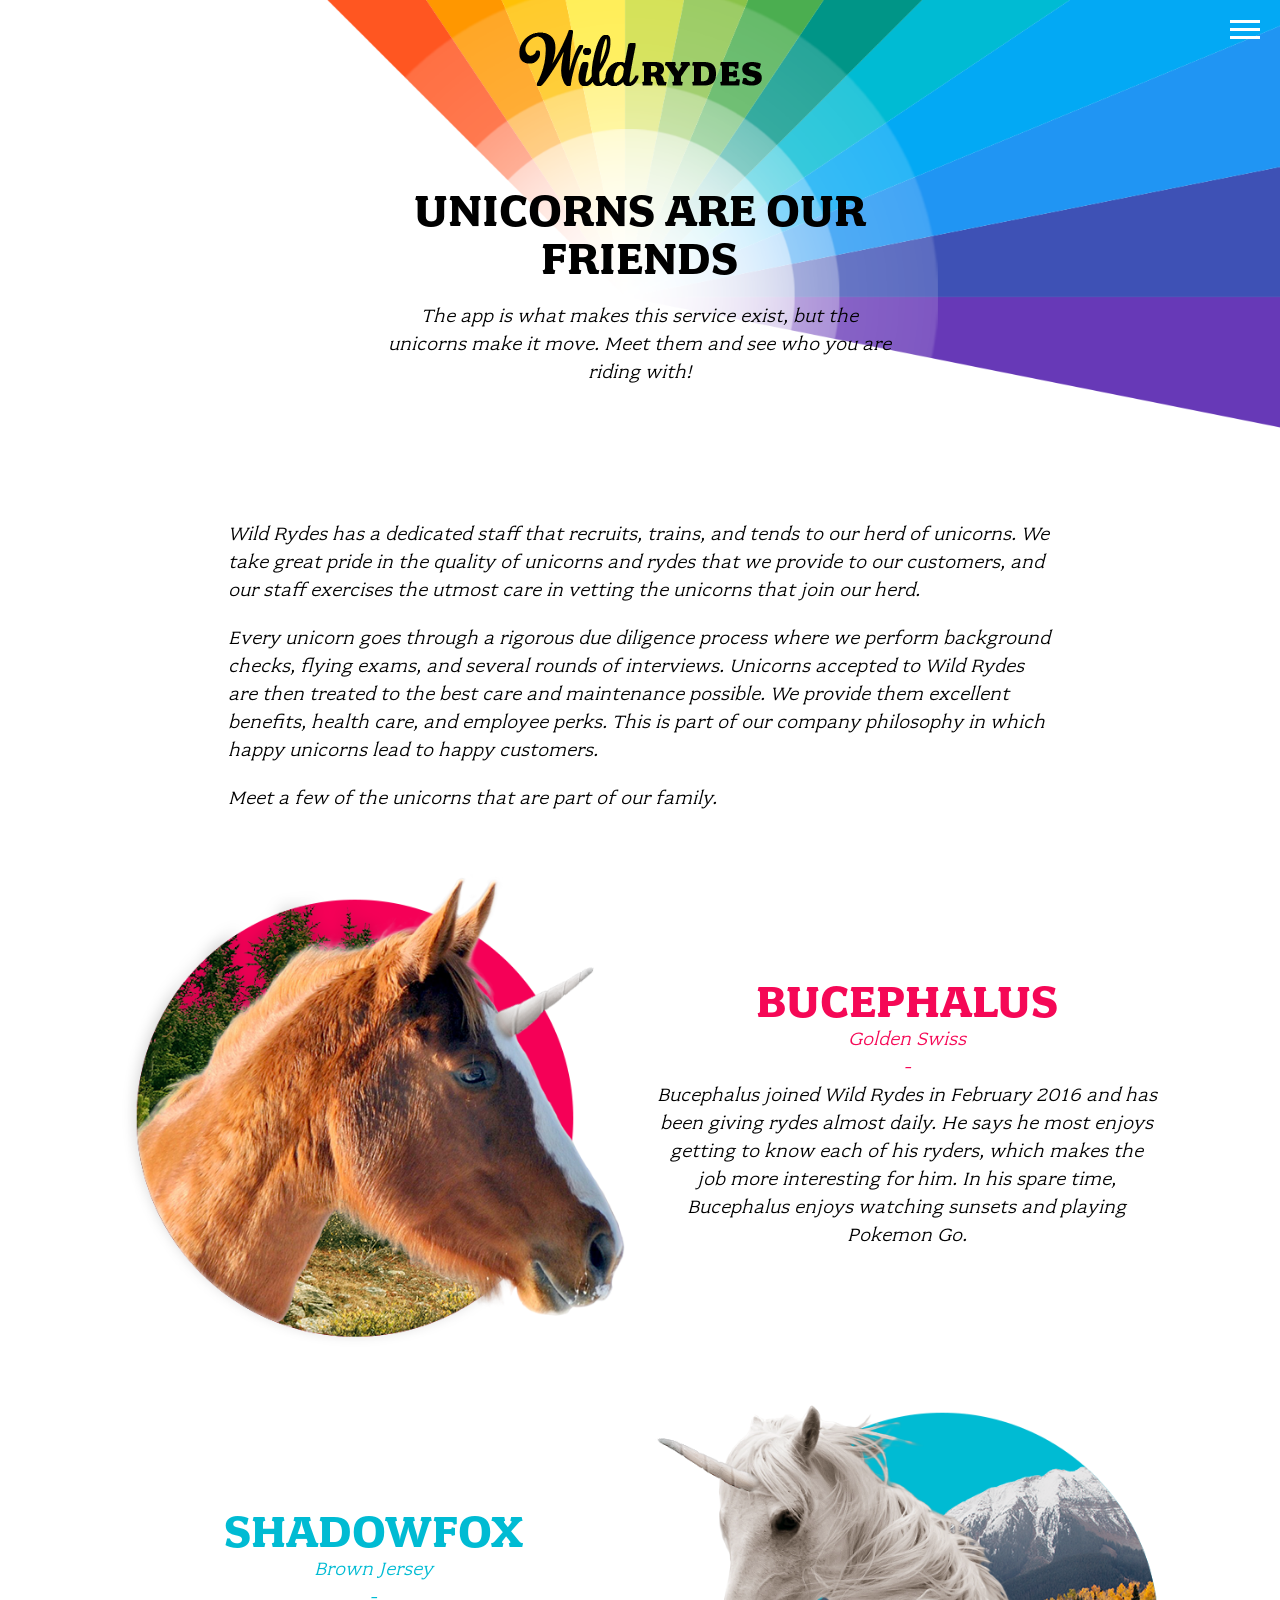
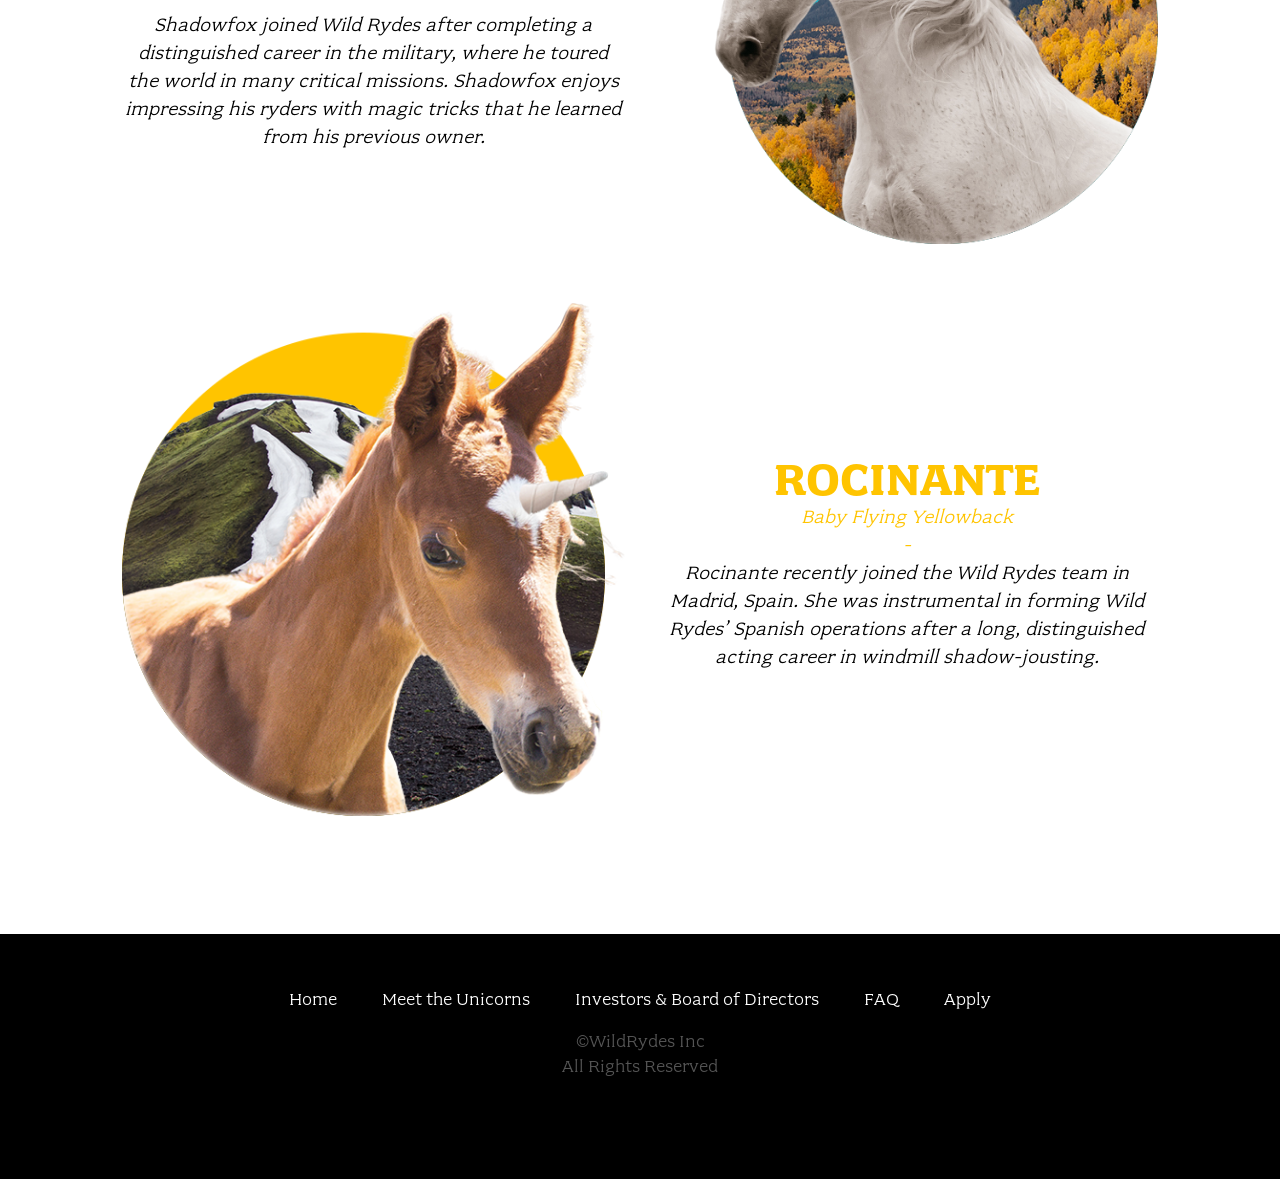
<file: unicorns.html>
<!doctype html>
<html class="no-js" lang="">
<head>
  <meta charset="utf-8">
  <meta name="description" content="">
  <meta name="viewport" content="width=device-width, initial-scale=1">
  <title>Unicorns - Wild Rydes</title>

  <link rel="stylesheet" href="css/font.css">
  <link rel="stylesheet" href="css/main.css">

  <script src="js/vendor/modernizr.js"></script>
</head>
<body class="page-unicorns">

  <header class="site-header">
    <div class="site-logo dark">Wild Rydes</div>

    <div class="row column medium-8 large-6 xlarge-5 xxlarge-4">
      <h1 class="title">Unicorns Are Our Friends</h1>
      <p class="content">
        The app is what makes this service exist, but the unicorns make it move. Meet them and see who you are riding with!
      </p>
    </div>

    <nav class="site-nav">
      <ul>
        <li><a href="index.html">Home</a></li>
        <li><a href="unicorns.html">Meet the Unicorns</a></li>
        <li><a href="investors.html">Investors & Board of Directors</a></li>
        <li><a href="faq.html">FAQ</a></li>
        <li><a href="apply.html">Apply</a></li>
      </ul>
    </nav>
    <button type="button" class="btn-menu"><span>Menu</span></button>
  </header>

  <div class="row column medium-10 large-8 xxlarge-6">
    <p class="content">
      Wild Rydes has a dedicated staff that recruits, trains, and tends to our herd of unicorns. We take great pride in the quality of unicorns and rydes that we provide to our customers, and our staff exercises the utmost care in vetting the unicorns that join our herd.
    </p>

    <p class="content">
      Every unicorn goes through a rigorous due diligence process where we perform background checks, flying exams, and several rounds of interviews. Unicorns accepted to Wild Rydes are then treated to the best care and maintenance possible. We provide them excellent benefits, health care, and employee perks. This is part of our company philosophy in which happy unicorns lead to happy customers.
    </p>

    <p class="content">Meet a few of the unicorns that are part of our family.</p>
  </div>

  <section class="unicorns-list">
    <div class="row">
      <div class="unicorn jimmy">
        <div class="columns medium-5 large-6 xlarge-5 xlarge-offset-1">
          <img src="images/wr-unicorn-one.png" alt="Jimmy Three Legs">
        </div>

        <div class="columns medium-7 large-6 xlarge-5 xxlarge-4">
          <h2 class="title">Bucephalus</h2>
          <div class="subtitle">Golden Swiss</div>
          <p class="content">
            Bucephalus joined Wild Rydes in February 2016 and has been giving rydes almost daily. He says he most enjoys getting to know each of his ryders, which makes the job more interesting for him. In his spare time, Bucephalus enjoys watching sunsets and playing Pokemon Go.
          </p>
        </div>
      </div>
    </div>

    <div class="row">
      <div class="unicorn henry">
        <div class="columns medium-5 medium-push-7 large-6 large-push-6 xlarge-5 xlarge-offset-1 xlarge-push-5">
          <img src="images/wr-unicorn-two.png" alt="Hot Shoe Henry">
        </div>

        <div class="columns medium-7 medium-pull-5 large-6 large-pull-6 xlarge-5 xlarge-pull-5 xxlarge-4 xxlarge-offset-1">
          <h2 class="title">Shadowfox</h2>
          <div class="subtitle">Brown Jersey</div>
          <p class="content">
            Shadowfox joined Wild Rydes after completing a distinguished career in the military, where he toured the world in many critical missions. Shadowfox enjoys impressing his ryders with magic tricks that he learned from his previous owner.
          </p>
        </div>
      </div>
    </div>

    <div class="row">
      <div class="unicorn veronica">
        <div class="columns medium-5 large-6 xlarge-5 xlarge-offset-1">
          <img src="images/wr-unicorn-three.png" alt="Veronica">
        </div>

        <div class="columns medium-7 large-6 xlarge-5 xxlarge-4">
          <h2 class="title">Rocinante</h2>
          <div class="subtitle">Baby Flying Yellowback</div>
          <p class="content">
            Rocinante recently joined the Wild Rydes team in Madrid, Spain. She was instrumental in forming Wild Rydes’ Spanish operations after a long, distinguished acting career in windmill shadow-jousting.
          </p>
        </div>
      </div>
    </div>
  </section>

  <footer class="site-footer">
    <div class="row column">
      <nav class="footer-nav">
        <ul>
          <li><a href="index.html">Home</a></li>
          <li><a href="unicorns.html">Meet the Unicorns</a></li>
          <li><a href="investors.html">Investors & Board of Directors</a></li>
          <li><a href="faq.html">FAQ</a></li>
          <li><a href="apply.html">Apply</a></li>
        </ul>
      </nav>
    </div>

    <div class="row column">
      <div class="footer-legal">
        &copy;WildRydes Inc<br>
        All Rights Reserved
      </div>
    </div>
  </footer>

  <script src="js/vendor.js"></script>

  <script src="js/main.js"></script>
</body>
</html>
</file>
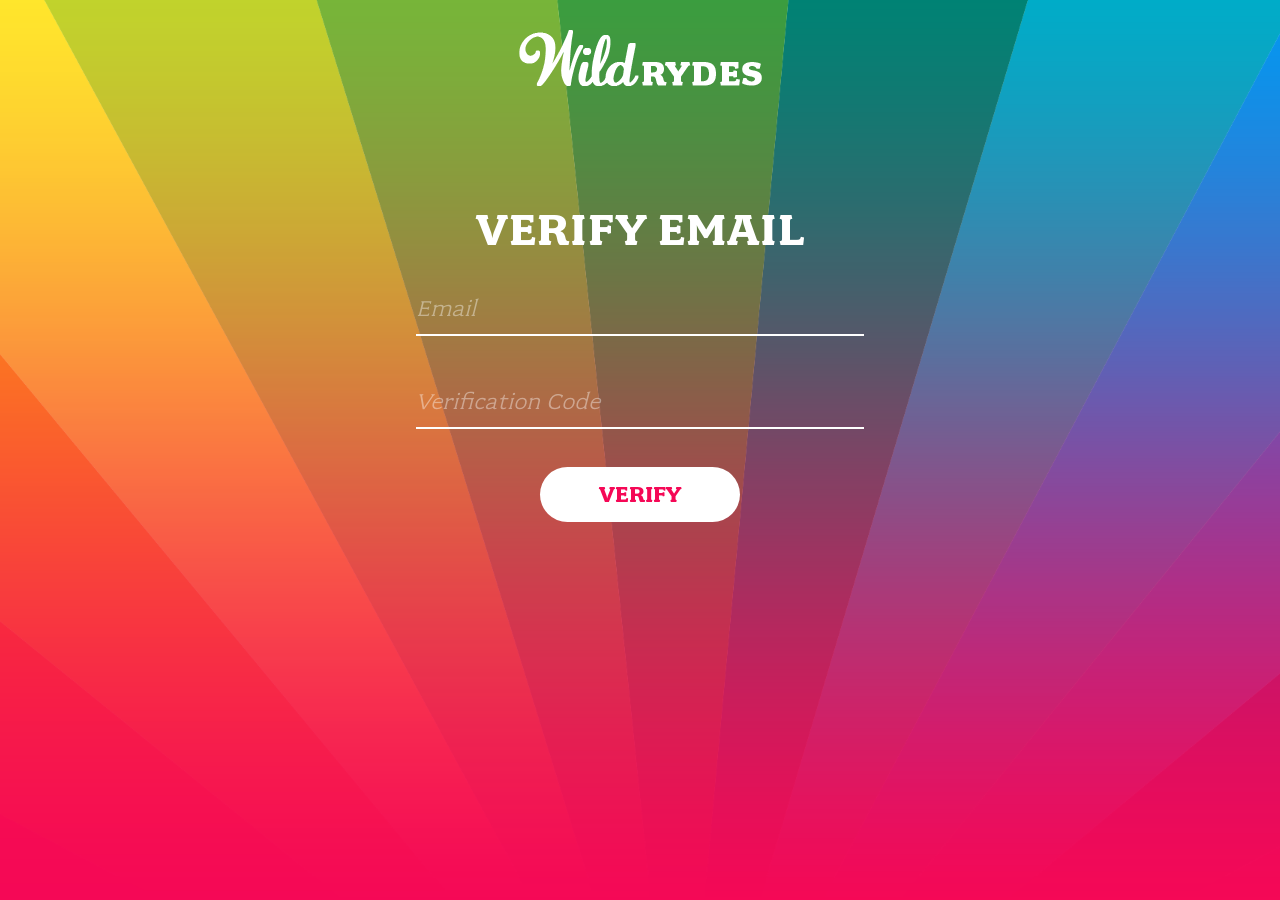
<file: verify.html>
<!DOCTYPE html>
<!--[if lt IE 7]>      <html class="no-js lt-ie9 lt-ie8 lt-ie7"> <![endif]-->
<!--[if IE 7]>         <html class="no-js lt-ie9 lt-ie8"> <![endif]-->
<!--[if IE 8]>         <html class="no-js lt-ie9"> <![endif]-->
<!--[if gt IE 8]><!--> <html class="no-js"> <!--<![endif]-->
    <head>
        <meta charset="utf-8">
        <meta http-equiv="X-UA-Compatible" content="IE=edge,chrome=1">
        <title></title>
        <meta name="description" content="">
        <meta name="viewport" content="width=device-width">

        <!-- Place favicon.ico and apple-touch-icon.png in the root directory -->

        <link rel="stylesheet" href="css/font.css">
        <link rel="stylesheet" href="css/normalize.css">
        <link rel="stylesheet" href="css/index.css">
        <link rel="stylesheet" href="/css/message.css">
    </head>
    <body>
        <!--[if lt IE 7]>
            <p class="chromeframe">You are using an <strong>outdated</strong> browser. Please <a href="http://browsehappy.com/">upgrade your browser</a> or <a href="http://www.google.com/chromeframe/?redirect=true">activate Google Chrome Frame</a> to improve your experience.</p>
        <![endif]-->

        <div id="noCognitoMessage" class="configMessage" style="display: none;">
            <div class="backdrop"></div>
            <div class="panel panel-default">
                <div class="panel-heading">
                    <h3 class="panel-title">No Cognito User Pool Configured</h3>
                </div>
                <div class="panel-body">
                    <p>There is no user pool configured in <a href="/js/config.js">/js/config.js</a>. You'll configure this in Module 2 of the workshop.</p>
                </div>
            </div>
        </div>

        <header>
          <img src="images/logo.png">
        </header>


        <section class="form-wrap">
            <h1>Verify Email</h1>
            <form id="verifyForm">
              <input type="email" id="emailInputVerify" placeholder="Email" required>
              <input type="text" id="codeInputVerify" placeholder="Verification Code" pattern=".*" required>

              <input type="submit" value="Verify">
            </form>
        </section>

        <script src="js/vendor/jquery-3.1.0.js"></script>
        <script src="js/vendor/bootstrap.min.js"></script>
        <script src="js/vendor/aws-cognito-sdk.min.js"></script>
        <script src="js/vendor/amazon-cognito-identity.min.js"></script>
        <script src="js/config.js"></script>
        <script src="js/cognito-auth.js"></script>
    </body>
</html>
</file>
<file: css/font.css>
@font-face {
    font-family: "fairplex-wide";
    font-style: normal;
    font-weight: 400;
    src: url("../fonts/fairplex-wide-n4.woff") format("woff2");
}
@font-face {
    font-family: "fairplex-wide";
    font-style: normal;
    font-weight: 700;
    src: url("../fonts/fairplex-wide-n7.woff") format("woff2");
}
</file>
<file: css/index.css>
/*
 * HTML5 Boilerplate
 *
 * What follows is the result of much research on cross-browser styling.
 * Credit left inline and big thanks to Nicolas Gallagher, Jonathan Neal,
 * Kroc Camen, and the H5BP dev community and team.
 */

/* ==========================================================================
   Base styles: opinionated defaults
   ========================================================================== */

html,
button,
input,
select,
textarea {
    color: #222;
}

body {
    font-size: 1em;
    line-height: 1.4;
}

/*
 * Remove text-shadow in selection highlight: h5bp.com/i
 * These selection declarations have to be separate.
 * Customize the background color to match your design.
 */

::-moz-selection {
    background: #b3d4fc;
    text-shadow: none;
}

::selection {
    background: #b3d4fc;
    text-shadow: none;
}

/*
 * A better looking default horizontal rule
 */

hr {
    display: block;
    height: 1px;
    border: 0;
    border-top: 1px solid #ccc;
    margin: 1em 0;
    padding: 0;
}

/*
 * Remove the gap between images and the bottom of their containers: h5bp.com/i/440
 */

img {
    vertical-align: middle;
}

/*
 * Remove default fieldset styles.
 */

fieldset {
    border: 0;
    margin: 0;
    padding: 0;
}

/*
 * Allow only vertical resizing of textareas.
 */

textarea {
    resize: vertical;
}

/* ==========================================================================
   Chrome Frame prompt
   ========================================================================== */

.chromeframe {
    margin: 0.2em 0;
    background: #ccc;
    color: #000;
    padding: 0.2em 0;
}

/* ==========================================================================
   Author's custom styles
   ========================================================================== */







/* Generic */

body{
  width: 100vw;
  height: 100vh;

  background-image: url(../images/background.png);
  background-size: cover;
  background-repeat: no-repeat;
  background-position: center bottom;

  font-family: "fairplex-wide";
  -webkit-font-smoothing: antialiased;
  -moz-osx-font-smoothing: grayscale;
}





/* Logo */


header{
  width: 100vw;
  padding: 30px 0 100px;
}

header img{
  margin: 0 auto;
  display: block;
}

@media screen and (max-width: 600px) {
  header{
    padding: 30px 0 0;
  }

  header img{
    width: 35%;
  }
}





/* Forms */

.form-wrap{
    width: 35%;
    margin: 0 auto;
}

.left-form{
  width: 47.5%;

  float: left;
}

.right-form{
  width: 47.5%;

  float: right;
}


@media screen and (max-width: 1200px) {
  .form-wrap{
    width: 90%;
  }
}


@media screen and (max-width: 600px) {
  .form-wrap{
    width: 90%;
  }

  .left-form{
    width: 100%;
  }

  .right-form{
    width: 100%;
  }
}


input[type=text], input[type=password], input[type=email] {
    width: 100%;
    padding: 12px 0;
    margin: 10px 0 30px;
    display: inline-block;
    border: none;
    border-bottom: 2px solid white;
    box-sizing: border-box;
    background: transparent;
    outline: none;

    font-family: "fairplex-wide";
    font-size: 24px;
    opacity: 1;
    color: white;
    font-weight: 400;

    -webkit-transition: border-bottom 0.4s ease-in-out;
    transition: border-bottom 0.4s ease-in-out;
}

input[type=text]:focus, input[type=password]:focus {
    border-bottom: 2px solid black;
}


input[type=text]:valid, input[type=password]:valid {
    border-bottom: 2px solid #f50856;
} /* This is a quick fix to get an authorization / valid entry state without using JS */

input[type=submit] {
    width: 200px;
    background-color: white;
    color: #f50856;
    padding: 14px 20px;
    margin: 8px auto 30px;
    border: none;
    border-radius: 40px;
    cursor: pointer;
    display: block;

    font-family: "fairplex-wide";
    font-size: 24px;
    opacity: 1;
    font-weight: 700;
    text-transform: uppercase;

    -webkit-transition: background-color 0.2s ease-in-out;
    transition: background-color 0.2s ease-in-out;
}

input[type=submit]:hover {
    background-color: #dddddd;
    color: #bb0642;
}


::-webkit-input-placeholder { /* Chrome */
  color: white;
  font-style: italic;
  opacity: .4;

  font-family: "fairplex-wide";
  color: white;
  font-weight: 400;
}
:-ms-input-placeholder { /* IE 10+ */
  color: white;
  font-style: italic;
  opacity: .4;
}
::-moz-placeholder { /* Firefox 19+ */
  color: white;
  opacity: .4;
  font-style: italic;
}
:-moz-placeholder { /* Firefox 4 - 18 */
  color: white;
  opacity: .4;
  font-style: italic;
}





/* Typography */

h1{
  color: white;
  font-size: 48px;
  font-weight: 700;
  letter-spacing: 1px;
  text-transform: uppercase;
  text-align: center;
  margin: 10px 0;
}


@media screen and (max-width: 1200px) {
  h1{
    margin: 60px 0 0;
    font-size: 35px;
  }
}
























/* ==========================================================================
   Helper classes
   ========================================================================== */

/*
 * Image replacement
 */

.ir {
    background-color: transparent;
    border: 0;
    overflow: hidden;
    /* IE 6/7 fallback */
    *text-indent: -9999px;
}

.ir:before {
    content: "";
    display: block;
    width: 0;
    height: 150%;
}

/*
 * Hide from both screenreaders and browsers: h5bp.com/u
 */

.hidden {
    display: none !important;
    visibility: hidden;
}

/*
 * Hide only visually, but have it available for screenreaders: h5bp.com/v
 */

.visuallyhidden {
    border: 0;
    clip: rect(0 0 0 0);
    height: 1px;
    margin: -1px;
    overflow: hidden;
    padding: 0;
    position: absolute;
    width: 1px;
}

/*
 * Extends the .visuallyhidden class to allow the element to be focusable
 * when navigated to via the keyboard: h5bp.com/p
 */

.visuallyhidden.focusable:active,
.visuallyhidden.focusable:focus {
    clip: auto;
    height: auto;
    margin: 0;
    overflow: visible;
    position: static;
    width: auto;
}

/*
 * Hide visually and from screenreaders, but maintain layout
 */

.invisible {
    visibility: hidden;
}

/*
 * Clearfix: contain floats
 *
 * For modern browsers
 * 1. The space content is one way to avoid an Opera bug when the
 *    `contenteditable` attribute is included anywhere else in the document.
 *    Otherwise it causes space to appear at the top and bottom of elements
 *    that receive the `clearfix` class.
 * 2. The use of `table` rather than `block` is only necessary if using
 *    `:before` to contain the top-margins of child elements.
 */

.clearfix:before,
.clearfix:after {
    content: " "; /* 1 */
    display: table; /* 2 */
}

.clearfix:after {
    clear: both;
}

/*
 * For IE 6/7 only
 * Include this rule to trigger hasLayout and contain floats.
 */

.clearfix {
    *zoom: 1;
}

/* ==========================================================================
   EXAMPLE Media Queries for Responsive Design.
   Theses examples override the primary ('mobile first') styles.
   Modify as content requires.
   ========================================================================== */

@media only screen and (min-width: 35em) {
    /* Style adjustments for viewports that meet the condition */
}

@media print,
       (-o-min-device-pixel-ratio: 5/4),
       (-webkit-min-device-pixel-ratio: 1.25),
       (min-resolution: 120dpi) {
    /* Style adjustments for high resolution devices */
}

/* ==========================================================================
   Print styles.
   Inlined to avoid required HTTP connection: h5bp.com/r
   ========================================================================== */

@media print {
    * {
        background: transparent !important;
        color: #000 !important; /* Black prints faster: h5bp.com/s */
        box-shadow: none !important;
        text-shadow: none !important;
    }

    a,
    a:visited {
        text-decoration: underline;
    }

    a[href]:after {
        content: " (" attr(href) ")";
    }

    abbr[title]:after {
        content: " (" attr(title) ")";
    }

    /*
     * Don't show links for images, or javascript/internal links
     */

    .ir a:after,
    a[href^="javascript:"]:after,
    a[href^="#"]:after {
        content: "";
    }

    pre,
    blockquote {
        border: 1px solid #999;
        page-break-inside: avoid;
    }

    thead {
        display: table-header-group; /* h5bp.com/t */
    }

    tr,
    img {
        page-break-inside: avoid;
    }

    img {
        max-width: 100% !important;
    }

    @page {
        margin: 0.5cm;
    }

    p,
    h2,
    h3 {
        orphans: 3;
        widows: 3;
    }

    h2,
    h3 {
        page-break-after: avoid;
    }
}
</file>
<file: css/message.css>
.panel-default {
    border-color: #dddddd;
}
.panel {
    background-color: #ffffff;
    border: 1px solid rgba(0, 0, 0, 0);
    border-radius: 4px;
    box-shadow: 0 1px 1px rgba(0, 0, 0, 0.05);
}

.panel-default > .panel-heading {
    background-color: #f5f5f5;
    border-color: #dddddd;
    color: #333333;
}
.panel-heading {
    border-bottom: 1px solid rgba(0, 0, 0, 0);
    border-top-left-radius: 3px;
    border-top-right-radius: 3px;
    padding: 10px 15px;
}

.panel-title {
    color: inherit;
    font-size: 16px;
    margin-bottom: 0;
    margin-top: 0;
}

.configMessage {
    width: 100%;
    height: 100%;
    text-align: center;
    background: transparent;
    position: absolute;
    z-index: 2000;
}

.configMessage .panel {
    margin: auto;
    width: 40%;
    top: 50%;
    position: relative;
    transform: translateY(-50%);
    -ms-transform: translateY(-50%);
    -moz-transform: translateY(-50%);
    -webkit-transform: translateY(-50%);
    -o-transform: translateY(-50%);
    z-index: 100;
}

.configMessage .panel-body {
    text-align: left;
}

.configMessage .backdrop {
    position: absolute;
    width: 100%;
    height: 100%;
    background: #fff;
    opacity: 0.6;
    z-index: 50;
}
</file>
<file: css/ride.css>
html, body, #main, #map {
    padding: 0;
    margin: 0;
    height: 100%;
    width: 100%;
}

.info {
    position: absolute;
    right: 10px;
    top: 10px;
    z-index: 100;
    width: 275px;
    background: transparent;
}

.info .panel-body {
    background: transparent;
}

#request {
    position: relative;
    background: #fcc1d4 none repeat scroll 0 0;
    color: #000;
    border-color: #000;
    border-radius: 5px;
    text-align: center;
    width: 135px;
}

#request:disabled {
    color: #999;
    border-color: #999;
}

#accountLink {
    background: inherit;
}

#updates {
    list-style: none;
    margin-top: 5px;
    padding: 0;
}

#updates li {
    margin: 3px 0;
    border: 1px solid #ccc;
    border-radius: 5px;
    background-color: #f7f7f7;
    padding: 5px;
}

.authToken {
    word-wrap: break-word;
    width: 100%;
}
</file>
<file: css/main.css>
/*! normalize.css v4.2.0 | MIT License | github.com/necolas/normalize.css */html{font-family:sans-serif;line-height:1.15;-ms-text-size-adjust:100%;-webkit-text-size-adjust:100%}body{margin:0}article,aside,footer,header,nav,section{display:block}h1{font-size:2em;margin:.67em 0}figcaption,figure,main{display:block}figure{margin:1em 40px}hr{box-sizing:content-box;height:0;overflow:visible}pre{font-family:monospace,monospace;font-size:1em}a{background-color:transparent;-webkit-text-decoration-skip:objects}a:active,a:hover{outline-width:0}abbr[title]{border-bottom:none;text-decoration:underline;text-decoration:underline dotted}b,strong{font-weight:inherit;font-weight:bolder}code,kbd,samp{font-family:monospace,monospace;font-size:1em}dfn{font-style:italic}mark{background-color:#ff0;color:#000}small{font-size:80%}sub,sup{font-size:75%;line-height:0;position:relative;vertical-align:baseline}sub{bottom:-.25em}sup{top:-.5em}audio,video{display:inline-block}audio:not([controls]){display:none;height:0}img{border-style:none}svg:not(:root){overflow:hidden}button,input,optgroup,select,textarea{font:inherit;margin:0}optgroup{font-weight:700}button,input{overflow:visible}button,select{text-transform:none}[type=reset],[type=submit],button,html [type=button]{-webkit-appearance:button;cursor:pointer}[type=button]::-moz-focus-inner,[type=reset]::-moz-focus-inner,[type=submit]::-moz-focus-inner,button::-moz-focus-inner{border-style:none;padding:0}[type=button]:-moz-focusring,[type=reset]:-moz-focusring,[type=submit]:-moz-focusring,button:-moz-focusring{outline:1px dotted ButtonText}fieldset{border:1px solid silver;margin:0 2px;padding:.35em .625em .75em}legend{box-sizing:border-box;color:inherit;display:table;max-width:100%;padding:0;white-space:normal}progress{display:inline-block;vertical-align:baseline}textarea{overflow:auto}[type=checkbox],[type=radio]{box-sizing:border-box;padding:0}[type=number]::-webkit-inner-spin-button,[type=number]::-webkit-outer-spin-button{height:auto}[type=search]{-webkit-appearance:textfield;outline-offset:-2px}[type=search]::-webkit-search-cancel-button,[type=search]::-webkit-search-decoration{-webkit-appearance:none}::-webkit-file-upload-button{-webkit-appearance:button;font:inherit}details,menu{display:block}summary{display:list-item}canvas{display:inline-block}[hidden],template{display:none}.row{max-width:96.875rem;margin-left:auto;margin-right:auto}.row:after,.row:before{content:' ';display:table}.row:after{clear:both}.row.collapse>.column,.row.collapse>.columns{padding-left:0;padding-right:0}.row .row{max-width:none;margin-left:-.625rem;margin-right:-.625rem}@media screen and (min-width:40em){.row .row{margin-left:-.9375rem;margin-right:-.9375rem}}.row .row.collapse{margin-left:0;margin-right:0}.row.expanded{max-width:none}.row.expanded .row{margin-left:auto;margin-right:auto}.column,.columns{width:100%;float:left;padding-left:.625rem;padding-right:.625rem}@media screen and (min-width:40em){.column,.columns{padding-left:.9375rem;padding-right:.9375rem}}.column:last-child:not(:first-child),.columns:last-child:not(:first-child){float:right}.column.end:last-child:last-child,.end.columns:last-child:last-child{float:left}.column.row.row,.row.row.columns{float:none}.row .column.row.row,.row .row.row.columns{padding-left:0;padding-right:0;margin-left:0;margin-right:0}.small-1{width:8.3333333333%}.small-push-1{position:relative;left:8.3333333333%}.small-pull-1{position:relative;left:-8.3333333333%}.small-offset-0{margin-left:0}.small-2{width:16.6666666667%}.small-push-2{position:relative;left:16.6666666667%}.small-pull-2{position:relative;left:-16.6666666667%}.small-offset-1{margin-left:8.3333333333%}.small-3{width:25%}.small-push-3{position:relative;left:25%}.small-pull-3{position:relative;left:-25%}.small-offset-2{margin-left:16.6666666667%}.small-4{width:33.3333333333%}.small-push-4{position:relative;left:33.3333333333%}.small-pull-4{position:relative;left:-33.3333333333%}.small-offset-3{margin-left:25%}.small-5{width:41.6666666667%}.small-push-5{position:relative;left:41.6666666667%}.small-pull-5{position:relative;left:-41.6666666667%}.small-offset-4{margin-left:33.3333333333%}.small-6{width:50%}.small-push-6{position:relative;left:50%}.small-pull-6{position:relative;left:-50%}.small-offset-5{margin-left:41.6666666667%}.small-7{width:58.3333333333%}.small-push-7{position:relative;left:58.3333333333%}.small-pull-7{position:relative;left:-58.3333333333%}.small-offset-6{margin-left:50%}.small-8{width:66.6666666667%}.small-push-8{position:relative;left:66.6666666667%}.small-pull-8{position:relative;left:-66.6666666667%}.small-offset-7{margin-left:58.3333333333%}.small-9{width:75%}.small-push-9{position:relative;left:75%}.small-pull-9{position:relative;left:-75%}.small-offset-8{margin-left:66.6666666667%}.small-10{width:83.3333333333%}.small-push-10{position:relative;left:83.3333333333%}.small-pull-10{position:relative;left:-83.3333333333%}.small-offset-9{margin-left:75%}.small-11{width:91.6666666667%}.small-push-11{position:relative;left:91.6666666667%}.small-pull-11{position:relative;left:-91.6666666667%}.small-offset-10{margin-left:83.3333333333%}.small-12{width:100%}.small-offset-11{margin-left:91.6666666667%}.small-up-1>.column,.small-up-1>.columns{width:100%;float:left}.small-up-1>.column:nth-of-type(1n),.small-up-1>.columns:nth-of-type(1n){clear:none}.small-up-1>.column:nth-of-type(1n+1),.small-up-1>.columns:nth-of-type(1n+1){clear:both}.small-up-1>.column:last-child,.small-up-1>.columns:last-child{float:left}.small-up-2>.column,.small-up-2>.columns{width:50%;float:left}.small-up-2>.column:nth-of-type(1n),.small-up-2>.columns:nth-of-type(1n){clear:none}.small-up-2>.column:nth-of-type(2n+1),.small-up-2>.columns:nth-of-type(2n+1){clear:both}.small-up-2>.column:last-child,.small-up-2>.columns:last-child{float:left}.small-up-3>.column,.small-up-3>.columns{width:33.3333333333%;float:left}.small-up-3>.column:nth-of-type(1n),.small-up-3>.columns:nth-of-type(1n){clear:none}.small-up-3>.column:nth-of-type(3n+1),.small-up-3>.columns:nth-of-type(3n+1){clear:both}.small-up-3>.column:last-child,.small-up-3>.columns:last-child{float:left}.small-up-4>.column,.small-up-4>.columns{width:25%;float:left}.small-up-4>.column:nth-of-type(1n),.small-up-4>.columns:nth-of-type(1n){clear:none}.small-up-4>.column:nth-of-type(4n+1),.small-up-4>.columns:nth-of-type(4n+1){clear:both}.small-up-4>.column:last-child,.small-up-4>.columns:last-child{float:left}.small-up-5>.column,.small-up-5>.columns{width:20%;float:left}.small-up-5>.column:nth-of-type(1n),.small-up-5>.columns:nth-of-type(1n){clear:none}.small-up-5>.column:nth-of-type(5n+1),.small-up-5>.columns:nth-of-type(5n+1){clear:both}.small-up-5>.column:last-child,.small-up-5>.columns:last-child{float:left}.small-up-6>.column,.small-up-6>.columns{width:16.6666666667%;float:left}.small-up-6>.column:nth-of-type(1n),.small-up-6>.columns:nth-of-type(1n){clear:none}.small-up-6>.column:nth-of-type(6n+1),.small-up-6>.columns:nth-of-type(6n+1){clear:both}.small-up-6>.column:last-child,.small-up-6>.columns:last-child{float:left}.small-up-7>.column,.small-up-7>.columns{width:14.2857142857%;float:left}.small-up-7>.column:nth-of-type(1n),.small-up-7>.columns:nth-of-type(1n){clear:none}.small-up-7>.column:nth-of-type(7n+1),.small-up-7>.columns:nth-of-type(7n+1){clear:both}.small-up-7>.column:last-child,.small-up-7>.columns:last-child{float:left}.small-up-8>.column,.small-up-8>.columns{width:12.5%;float:left}.small-up-8>.column:nth-of-type(1n),.small-up-8>.columns:nth-of-type(1n){clear:none}.small-up-8>.column:nth-of-type(8n+1),.small-up-8>.columns:nth-of-type(8n+1){clear:both}.small-up-8>.column:last-child,.small-up-8>.columns:last-child{float:left}.small-collapse>.column,.small-collapse>.columns{padding-left:0;padding-right:0}.expanded.row .small-collapse.row,.small-collapse .row{margin-left:0;margin-right:0}.small-uncollapse>.column,.small-uncollapse>.columns{padding-left:.625rem;padding-right:.625rem}.small-centered{float:none;margin-left:auto;margin-right:auto}.small-pull-0,.small-push-0,.small-uncentered{position:static;margin-left:0;margin-right:0;float:left}@media screen and (min-width:40em){.medium-1{width:8.3333333333%}.medium-push-1{position:relative;left:8.3333333333%}.medium-pull-1{position:relative;left:-8.3333333333%}.medium-offset-0{margin-left:0}.medium-2{width:16.6666666667%}.medium-push-2{position:relative;left:16.6666666667%}.medium-pull-2{position:relative;left:-16.6666666667%}.medium-offset-1{margin-left:8.3333333333%}.medium-3{width:25%}.medium-push-3{position:relative;left:25%}.medium-pull-3{position:relative;left:-25%}.medium-offset-2{margin-left:16.6666666667%}.medium-4{width:33.3333333333%}.medium-push-4{position:relative;left:33.3333333333%}.medium-pull-4{position:relative;left:-33.3333333333%}.medium-offset-3{margin-left:25%}.medium-5{width:41.6666666667%}.medium-push-5{position:relative;left:41.6666666667%}.medium-pull-5{position:relative;left:-41.6666666667%}.medium-offset-4{margin-left:33.3333333333%}.medium-6{width:50%}.medium-push-6{position:relative;left:50%}.medium-pull-6{position:relative;left:-50%}.medium-offset-5{margin-left:41.6666666667%}.medium-7{width:58.3333333333%}.medium-push-7{position:relative;left:58.3333333333%}.medium-pull-7{position:relative;left:-58.3333333333%}.medium-offset-6{margin-left:50%}.medium-8{width:66.6666666667%}.medium-push-8{position:relative;left:66.6666666667%}.medium-pull-8{position:relative;left:-66.6666666667%}.medium-offset-7{margin-left:58.3333333333%}.medium-9{width:75%}.medium-push-9{position:relative;left:75%}.medium-pull-9{position:relative;left:-75%}.medium-offset-8{margin-left:66.6666666667%}.medium-10{width:83.3333333333%}.medium-push-10{position:relative;left:83.3333333333%}.medium-pull-10{position:relative;left:-83.3333333333%}.medium-offset-9{margin-left:75%}.medium-11{width:91.6666666667%}.medium-push-11{position:relative;left:91.6666666667%}.medium-pull-11{position:relative;left:-91.6666666667%}.medium-offset-10{margin-left:83.3333333333%}.medium-12{width:100%}.medium-offset-11{margin-left:91.6666666667%}.medium-up-1>.column,.medium-up-1>.columns{width:100%;float:left}.medium-up-1>.column:nth-of-type(1n),.medium-up-1>.columns:nth-of-type(1n){clear:none}.medium-up-1>.column:nth-of-type(1n+1),.medium-up-1>.columns:nth-of-type(1n+1){clear:both}.medium-up-1>.column:last-child,.medium-up-1>.columns:last-child{float:left}.medium-up-2>.column,.medium-up-2>.columns{width:50%;float:left}.medium-up-2>.column:nth-of-type(1n),.medium-up-2>.columns:nth-of-type(1n){clear:none}.medium-up-2>.column:nth-of-type(2n+1),.medium-up-2>.columns:nth-of-type(2n+1){clear:both}.medium-up-2>.column:last-child,.medium-up-2>.columns:last-child{float:left}.medium-up-3>.column,.medium-up-3>.columns{width:33.3333333333%;float:left}.medium-up-3>.column:nth-of-type(1n),.medium-up-3>.columns:nth-of-type(1n){clear:none}.medium-up-3>.column:nth-of-type(3n+1),.medium-up-3>.columns:nth-of-type(3n+1){clear:both}.medium-up-3>.column:last-child,.medium-up-3>.columns:last-child{float:left}.medium-up-4>.column,.medium-up-4>.columns{width:25%;float:left}.medium-up-4>.column:nth-of-type(1n),.medium-up-4>.columns:nth-of-type(1n){clear:none}.medium-up-4>.column:nth-of-type(4n+1),.medium-up-4>.columns:nth-of-type(4n+1){clear:both}.medium-up-4>.column:last-child,.medium-up-4>.columns:last-child{float:left}.medium-up-5>.column,.medium-up-5>.columns{width:20%;float:left}.medium-up-5>.column:nth-of-type(1n),.medium-up-5>.columns:nth-of-type(1n){clear:none}.medium-up-5>.column:nth-of-type(5n+1),.medium-up-5>.columns:nth-of-type(5n+1){clear:both}.medium-up-5>.column:last-child,.medium-up-5>.columns:last-child{float:left}.medium-up-6>.column,.medium-up-6>.columns{width:16.6666666667%;float:left}.medium-up-6>.column:nth-of-type(1n),.medium-up-6>.columns:nth-of-type(1n){clear:none}.medium-up-6>.column:nth-of-type(6n+1),.medium-up-6>.columns:nth-of-type(6n+1){clear:both}.medium-up-6>.column:last-child,.medium-up-6>.columns:last-child{float:left}.medium-up-7>.column,.medium-up-7>.columns{width:14.2857142857%;float:left}.medium-up-7>.column:nth-of-type(1n),.medium-up-7>.columns:nth-of-type(1n){clear:none}.medium-up-7>.column:nth-of-type(7n+1),.medium-up-7>.columns:nth-of-type(7n+1){clear:both}.medium-up-7>.column:last-child,.medium-up-7>.columns:last-child{float:left}.medium-up-8>.column,.medium-up-8>.columns{width:12.5%;float:left}.medium-up-8>.column:nth-of-type(1n),.medium-up-8>.columns:nth-of-type(1n){clear:none}.medium-up-8>.column:nth-of-type(8n+1),.medium-up-8>.columns:nth-of-type(8n+1){clear:both}.medium-up-8>.column:last-child,.medium-up-8>.columns:last-child{float:left}.medium-collapse>.column,.medium-collapse>.columns{padding-left:0;padding-right:0}.expanded.row .medium-collapse.row,.medium-collapse .row{margin-left:0;margin-right:0}.medium-uncollapse>.column,.medium-uncollapse>.columns{padding-left:.9375rem;padding-right:.9375rem}.medium-centered{float:none;margin-left:auto;margin-right:auto}.medium-pull-0,.medium-push-0,.medium-uncentered{position:static;margin-left:0;margin-right:0;float:left}}@media screen and (min-width:64em){.large-1{width:8.3333333333%}.large-push-1{position:relative;left:8.3333333333%}.large-pull-1{position:relative;left:-8.3333333333%}.large-offset-0{margin-left:0}.large-2{width:16.6666666667%}.large-push-2{position:relative;left:16.6666666667%}.large-pull-2{position:relative;left:-16.6666666667%}.large-offset-1{margin-left:8.3333333333%}.large-3{width:25%}.large-push-3{position:relative;left:25%}.large-pull-3{position:relative;left:-25%}.large-offset-2{margin-left:16.6666666667%}.large-4{width:33.3333333333%}.large-push-4{position:relative;left:33.3333333333%}.large-pull-4{position:relative;left:-33.3333333333%}.large-offset-3{margin-left:25%}.large-5{width:41.6666666667%}.large-push-5{position:relative;left:41.6666666667%}.large-pull-5{position:relative;left:-41.6666666667%}.large-offset-4{margin-left:33.3333333333%}.large-6{width:50%}.large-push-6{position:relative;left:50%}.large-pull-6{position:relative;left:-50%}.large-offset-5{margin-left:41.6666666667%}.large-7{width:58.3333333333%}.large-push-7{position:relative;left:58.3333333333%}.large-pull-7{position:relative;left:-58.3333333333%}.large-offset-6{margin-left:50%}.large-8{width:66.6666666667%}.large-push-8{position:relative;left:66.6666666667%}.large-pull-8{position:relative;left:-66.6666666667%}.large-offset-7{margin-left:58.3333333333%}.large-9{width:75%}.large-push-9{position:relative;left:75%}.large-pull-9{position:relative;left:-75%}.large-offset-8{margin-left:66.6666666667%}.large-10{width:83.3333333333%}.large-push-10{position:relative;left:83.3333333333%}.large-pull-10{position:relative;left:-83.3333333333%}.large-offset-9{margin-left:75%}.large-11{width:91.6666666667%}.large-push-11{position:relative;left:91.6666666667%}.large-pull-11{position:relative;left:-91.6666666667%}.large-offset-10{margin-left:83.3333333333%}.large-12{width:100%}.large-offset-11{margin-left:91.6666666667%}.large-up-1>.column,.large-up-1>.columns{width:100%;float:left}.large-up-1>.column:nth-of-type(1n),.large-up-1>.columns:nth-of-type(1n){clear:none}.large-up-1>.column:nth-of-type(1n+1),.large-up-1>.columns:nth-of-type(1n+1){clear:both}.large-up-1>.column:last-child,.large-up-1>.columns:last-child{float:left}.large-up-2>.column,.large-up-2>.columns{width:50%;float:left}.large-up-2>.column:nth-of-type(1n),.large-up-2>.columns:nth-of-type(1n){clear:none}.large-up-2>.column:nth-of-type(2n+1),.large-up-2>.columns:nth-of-type(2n+1){clear:both}.large-up-2>.column:last-child,.large-up-2>.columns:last-child{float:left}.large-up-3>.column,.large-up-3>.columns{width:33.3333333333%;float:left}.large-up-3>.column:nth-of-type(1n),.large-up-3>.columns:nth-of-type(1n){clear:none}.large-up-3>.column:nth-of-type(3n+1),.large-up-3>.columns:nth-of-type(3n+1){clear:both}.large-up-3>.column:last-child,.large-up-3>.columns:last-child{float:left}.large-up-4>.column,.large-up-4>.columns{width:25%;float:left}.large-up-4>.column:nth-of-type(1n),.large-up-4>.columns:nth-of-type(1n){clear:none}.large-up-4>.column:nth-of-type(4n+1),.large-up-4>.columns:nth-of-type(4n+1){clear:both}.large-up-4>.column:last-child,.large-up-4>.columns:last-child{float:left}.large-up-5>.column,.large-up-5>.columns{width:20%;float:left}.large-up-5>.column:nth-of-type(1n),.large-up-5>.columns:nth-of-type(1n){clear:none}.large-up-5>.column:nth-of-type(5n+1),.large-up-5>.columns:nth-of-type(5n+1){clear:both}.large-up-5>.column:last-child,.large-up-5>.columns:last-child{float:left}.large-up-6>.column,.large-up-6>.columns{width:16.6666666667%;float:left}.large-up-6>.column:nth-of-type(1n),.large-up-6>.columns:nth-of-type(1n){clear:none}.large-up-6>.column:nth-of-type(6n+1),.large-up-6>.columns:nth-of-type(6n+1){clear:both}.large-up-6>.column:last-child,.large-up-6>.columns:last-child{float:left}.large-up-7>.column,.large-up-7>.columns{width:14.2857142857%;float:left}.large-up-7>.column:nth-of-type(1n),.large-up-7>.columns:nth-of-type(1n){clear:none}.large-up-7>.column:nth-of-type(7n+1),.large-up-7>.columns:nth-of-type(7n+1){clear:both}.large-up-7>.column:last-child,.large-up-7>.columns:last-child{float:left}.large-up-8>.column,.large-up-8>.columns{width:12.5%;float:left}.large-up-8>.column:nth-of-type(1n),.large-up-8>.columns:nth-of-type(1n){clear:none}.large-up-8>.column:nth-of-type(8n+1),.large-up-8>.columns:nth-of-type(8n+1){clear:both}.large-up-8>.column:last-child,.large-up-8>.columns:last-child{float:left}.large-collapse>.column,.large-collapse>.columns{padding-left:0;padding-right:0}.expanded.row .large-collapse.row,.large-collapse .row{margin-left:0;margin-right:0}.large-uncollapse>.column,.large-uncollapse>.columns{padding-left:.9375rem;padding-right:.9375rem}.large-centered{float:none;margin-left:auto;margin-right:auto}.large-pull-0,.large-push-0,.large-uncentered{position:static;margin-left:0;margin-right:0;float:left}}@media screen and (min-width:75em){.xlarge-1{width:8.3333333333%}.xlarge-push-1{position:relative;left:8.3333333333%}.xlarge-pull-1{position:relative;left:-8.3333333333%}.xlarge-offset-0{margin-left:0}.xlarge-2{width:16.6666666667%}.xlarge-push-2{position:relative;left:16.6666666667%}.xlarge-pull-2{position:relative;left:-16.6666666667%}.xlarge-offset-1{margin-left:8.3333333333%}.xlarge-3{width:25%}.xlarge-push-3{position:relative;left:25%}.xlarge-pull-3{position:relative;left:-25%}.xlarge-offset-2{margin-left:16.6666666667%}.xlarge-4{width:33.3333333333%}.xlarge-push-4{position:relative;left:33.3333333333%}.xlarge-pull-4{position:relative;left:-33.3333333333%}.xlarge-offset-3{margin-left:25%}.xlarge-5{width:41.6666666667%}.xlarge-push-5{position:relative;left:41.6666666667%}.xlarge-pull-5{position:relative;left:-41.6666666667%}.xlarge-offset-4{margin-left:33.3333333333%}.xlarge-6{width:50%}.xlarge-push-6{position:relative;left:50%}.xlarge-pull-6{position:relative;left:-50%}.xlarge-offset-5{margin-left:41.6666666667%}.xlarge-7{width:58.3333333333%}.xlarge-push-7{position:relative;left:58.3333333333%}.xlarge-pull-7{position:relative;left:-58.3333333333%}.xlarge-offset-6{margin-left:50%}.xlarge-8{width:66.6666666667%}.xlarge-push-8{position:relative;left:66.6666666667%}.xlarge-pull-8{position:relative;left:-66.6666666667%}.xlarge-offset-7{margin-left:58.3333333333%}.xlarge-9{width:75%}.xlarge-push-9{position:relative;left:75%}.xlarge-pull-9{position:relative;left:-75%}.xlarge-offset-8{margin-left:66.6666666667%}.xlarge-10{width:83.3333333333%}.xlarge-push-10{position:relative;left:83.3333333333%}.xlarge-pull-10{position:relative;left:-83.3333333333%}.xlarge-offset-9{margin-left:75%}.xlarge-11{width:91.6666666667%}.xlarge-push-11{position:relative;left:91.6666666667%}.xlarge-pull-11{position:relative;left:-91.6666666667%}.xlarge-offset-10{margin-left:83.3333333333%}.xlarge-12{width:100%}.xlarge-offset-11{margin-left:91.6666666667%}.xlarge-up-1>.column,.xlarge-up-1>.columns{width:100%;float:left}.xlarge-up-1>.column:nth-of-type(1n),.xlarge-up-1>.columns:nth-of-type(1n){clear:none}.xlarge-up-1>.column:nth-of-type(1n+1),.xlarge-up-1>.columns:nth-of-type(1n+1){clear:both}.xlarge-up-1>.column:last-child,.xlarge-up-1>.columns:last-child{float:left}.xlarge-up-2>.column,.xlarge-up-2>.columns{width:50%;float:left}.xlarge-up-2>.column:nth-of-type(1n),.xlarge-up-2>.columns:nth-of-type(1n){clear:none}.xlarge-up-2>.column:nth-of-type(2n+1),.xlarge-up-2>.columns:nth-of-type(2n+1){clear:both}.xlarge-up-2>.column:last-child,.xlarge-up-2>.columns:last-child{float:left}.xlarge-up-3>.column,.xlarge-up-3>.columns{width:33.3333333333%;float:left}.xlarge-up-3>.column:nth-of-type(1n),.xlarge-up-3>.columns:nth-of-type(1n){clear:none}.xlarge-up-3>.column:nth-of-type(3n+1),.xlarge-up-3>.columns:nth-of-type(3n+1){clear:both}.xlarge-up-3>.column:last-child,.xlarge-up-3>.columns:last-child{float:left}.xlarge-up-4>.column,.xlarge-up-4>.columns{width:25%;float:left}.xlarge-up-4>.column:nth-of-type(1n),.xlarge-up-4>.columns:nth-of-type(1n){clear:none}.xlarge-up-4>.column:nth-of-type(4n+1),.xlarge-up-4>.columns:nth-of-type(4n+1){clear:both}.xlarge-up-4>.column:last-child,.xlarge-up-4>.columns:last-child{float:left}.xlarge-up-5>.column,.xlarge-up-5>.columns{width:20%;float:left}.xlarge-up-5>.column:nth-of-type(1n),.xlarge-up-5>.columns:nth-of-type(1n){clear:none}.xlarge-up-5>.column:nth-of-type(5n+1),.xlarge-up-5>.columns:nth-of-type(5n+1){clear:both}.xlarge-up-5>.column:last-child,.xlarge-up-5>.columns:last-child{float:left}.xlarge-up-6>.column,.xlarge-up-6>.columns{width:16.6666666667%;float:left}.xlarge-up-6>.column:nth-of-type(1n),.xlarge-up-6>.columns:nth-of-type(1n){clear:none}.xlarge-up-6>.column:nth-of-type(6n+1),.xlarge-up-6>.columns:nth-of-type(6n+1){clear:both}.xlarge-up-6>.column:last-child,.xlarge-up-6>.columns:last-child{float:left}.xlarge-up-7>.column,.xlarge-up-7>.columns{width:14.2857142857%;float:left}.xlarge-up-7>.column:nth-of-type(1n),.xlarge-up-7>.columns:nth-of-type(1n){clear:none}.xlarge-up-7>.column:nth-of-type(7n+1),.xlarge-up-7>.columns:nth-of-type(7n+1){clear:both}.xlarge-up-7>.column:last-child,.xlarge-up-7>.columns:last-child{float:left}.xlarge-up-8>.column,.xlarge-up-8>.columns{width:12.5%;float:left}.xlarge-up-8>.column:nth-of-type(1n),.xlarge-up-8>.columns:nth-of-type(1n){clear:none}.xlarge-up-8>.column:nth-of-type(8n+1),.xlarge-up-8>.columns:nth-of-type(8n+1){clear:both}.xlarge-up-8>.column:last-child,.xlarge-up-8>.columns:last-child{float:left}.xlarge-collapse>.column,.xlarge-collapse>.columns{padding-left:0;padding-right:0}.expanded.row .xlarge-collapse.row,.xlarge-collapse .row{margin-left:0;margin-right:0}.xlarge-uncollapse>.column,.xlarge-uncollapse>.columns{padding-left:.9375rem;padding-right:.9375rem}.xlarge-centered{float:none;margin-left:auto;margin-right:auto}.xlarge-pull-0,.xlarge-push-0,.xlarge-uncentered{position:static;margin-left:0;margin-right:0;float:left}}@media screen and (min-width:90em){.xxlarge-1{width:8.3333333333%}.xxlarge-push-1{position:relative;left:8.3333333333%}.xxlarge-pull-1{position:relative;left:-8.3333333333%}.xxlarge-offset-0{margin-left:0}.xxlarge-2{width:16.6666666667%}.xxlarge-push-2{position:relative;left:16.6666666667%}.xxlarge-pull-2{position:relative;left:-16.6666666667%}.xxlarge-offset-1{margin-left:8.3333333333%}.xxlarge-3{width:25%}.xxlarge-push-3{position:relative;left:25%}.xxlarge-pull-3{position:relative;left:-25%}.xxlarge-offset-2{margin-left:16.6666666667%}.xxlarge-4{width:33.3333333333%}.xxlarge-push-4{position:relative;left:33.3333333333%}.xxlarge-pull-4{position:relative;left:-33.3333333333%}.xxlarge-offset-3{margin-left:25%}.xxlarge-5{width:41.6666666667%}.xxlarge-push-5{position:relative;left:41.6666666667%}.xxlarge-pull-5{position:relative;left:-41.6666666667%}.xxlarge-offset-4{margin-left:33.3333333333%}.xxlarge-6{width:50%}.xxlarge-push-6{position:relative;left:50%}.xxlarge-pull-6{position:relative;left:-50%}.xxlarge-offset-5{margin-left:41.6666666667%}.xxlarge-7{width:58.3333333333%}.xxlarge-push-7{position:relative;left:58.3333333333%}.xxlarge-pull-7{position:relative;left:-58.3333333333%}.xxlarge-offset-6{margin-left:50%}.xxlarge-8{width:66.6666666667%}.xxlarge-push-8{position:relative;left:66.6666666667%}.xxlarge-pull-8{position:relative;left:-66.6666666667%}.xxlarge-offset-7{margin-left:58.3333333333%}.xxlarge-9{width:75%}.xxlarge-push-9{position:relative;left:75%}.xxlarge-pull-9{position:relative;left:-75%}.xxlarge-offset-8{margin-left:66.6666666667%}.xxlarge-10{width:83.3333333333%}.xxlarge-push-10{position:relative;left:83.3333333333%}.xxlarge-pull-10{position:relative;left:-83.3333333333%}.xxlarge-offset-9{margin-left:75%}.xxlarge-11{width:91.6666666667%}.xxlarge-push-11{position:relative;left:91.6666666667%}.xxlarge-pull-11{position:relative;left:-91.6666666667%}.xxlarge-offset-10{margin-left:83.3333333333%}.xxlarge-12{width:100%}.xxlarge-offset-11{margin-left:91.6666666667%}.xxlarge-up-1>.column,.xxlarge-up-1>.columns{width:100%;float:left}.xxlarge-up-1>.column:nth-of-type(1n),.xxlarge-up-1>.columns:nth-of-type(1n){clear:none}.xxlarge-up-1>.column:nth-of-type(1n+1),.xxlarge-up-1>.columns:nth-of-type(1n+1){clear:both}.xxlarge-up-1>.column:last-child,.xxlarge-up-1>.columns:last-child{float:left}.xxlarge-up-2>.column,.xxlarge-up-2>.columns{width:50%;float:left}.xxlarge-up-2>.column:nth-of-type(1n),.xxlarge-up-2>.columns:nth-of-type(1n){clear:none}.xxlarge-up-2>.column:nth-of-type(2n+1),.xxlarge-up-2>.columns:nth-of-type(2n+1){clear:both}.xxlarge-up-2>.column:last-child,.xxlarge-up-2>.columns:last-child{float:left}.xxlarge-up-3>.column,.xxlarge-up-3>.columns{width:33.3333333333%;float:left}.xxlarge-up-3>.column:nth-of-type(1n),.xxlarge-up-3>.columns:nth-of-type(1n){clear:none}.xxlarge-up-3>.column:nth-of-type(3n+1),.xxlarge-up-3>.columns:nth-of-type(3n+1){clear:both}.xxlarge-up-3>.column:last-child,.xxlarge-up-3>.columns:last-child{float:left}.xxlarge-up-4>.column,.xxlarge-up-4>.columns{width:25%;float:left}.xxlarge-up-4>.column:nth-of-type(1n),.xxlarge-up-4>.columns:nth-of-type(1n){clear:none}.xxlarge-up-4>.column:nth-of-type(4n+1),.xxlarge-up-4>.columns:nth-of-type(4n+1){clear:both}.xxlarge-up-4>.column:last-child,.xxlarge-up-4>.columns:last-child{float:left}.xxlarge-up-5>.column,.xxlarge-up-5>.columns{width:20%;float:left}.xxlarge-up-5>.column:nth-of-type(1n),.xxlarge-up-5>.columns:nth-of-type(1n){clear:none}.xxlarge-up-5>.column:nth-of-type(5n+1),.xxlarge-up-5>.columns:nth-of-type(5n+1){clear:both}.xxlarge-up-5>.column:last-child,.xxlarge-up-5>.columns:last-child{float:left}.xxlarge-up-6>.column,.xxlarge-up-6>.columns{width:16.6666666667%;float:left}.xxlarge-up-6>.column:nth-of-type(1n),.xxlarge-up-6>.columns:nth-of-type(1n){clear:none}.xxlarge-up-6>.column:nth-of-type(6n+1),.xxlarge-up-6>.columns:nth-of-type(6n+1){clear:both}.xxlarge-up-6>.column:last-child,.xxlarge-up-6>.columns:last-child{float:left}.xxlarge-up-7>.column,.xxlarge-up-7>.columns{width:14.2857142857%;float:left}.xxlarge-up-7>.column:nth-of-type(1n),.xxlarge-up-7>.columns:nth-of-type(1n){clear:none}.xxlarge-up-7>.column:nth-of-type(7n+1),.xxlarge-up-7>.columns:nth-of-type(7n+1){clear:both}.xxlarge-up-7>.column:last-child,.xxlarge-up-7>.columns:last-child{float:left}.xxlarge-up-8>.column,.xxlarge-up-8>.columns{width:12.5%;float:left}.xxlarge-up-8>.column:nth-of-type(1n),.xxlarge-up-8>.columns:nth-of-type(1n){clear:none}.xxlarge-up-8>.column:nth-of-type(8n+1),.xxlarge-up-8>.columns:nth-of-type(8n+1){clear:both}.xxlarge-up-8>.column:last-child,.xxlarge-up-8>.columns:last-child{float:left}.xxlarge-collapse>.column,.xxlarge-collapse>.columns{padding-left:0;padding-right:0}.expanded.row .xxlarge-collapse.row,.xxlarge-collapse .row{margin-left:0;margin-right:0}.xxlarge-uncollapse>.column,.xxlarge-uncollapse>.columns{padding-left:.9375rem;padding-right:.9375rem}.xxlarge-centered{float:none;margin-left:auto;margin-right:auto}.xxlarge-pull-0,.xxlarge-push-0,.xxlarge-uncentered{position:static;margin-left:0;margin-right:0;float:left}}.footer-nav ul,.site-nav ul{margin:0;padding:0;list-style:none}*,:after,:before{box-sizing:border-box}html{line-height:1.4}html.menu-opened{overflow:hidden}body{font-family:fairplex-wide,serif;font-size:125%;-webkit-font-smoothing:antialiased;-moz-osx-font-smoothing:grayscale}h1,h2,h3,h4,h5{line-height:1;margin:0 0 .9375rem;text-transform:uppercase;font-size:1.5rem}@media screen and (min-width:40em){h1,h2,h3,h4,h5{font-size:2.25rem}}@media screen and (min-width:64em){h1,h2,h3,h4,h5{font-size:3rem}}::-webkit-input-placeholder{color:hsla(0,0%,100%,.4);font-style:italic}::-moz-placeholder{color:hsla(0,0%,100%,.4);font-style:italic}:-ms-input-placeholder{color:hsla(0,0%,100%,.4);font-style:italic}a{color:#f50856;text-decoration:none}img{max-width:100%}.content{font-style:italic}.site-nav{background:url(../images/star-pattern.png) 50% hsla(0,0%,100%,.2);-webkit-box-align:center;-ms-flex-align:center;align-items:center;display:-webkit-box;display:-ms-flexbox;display:flex;-webkit-box-pack:center;-ms-flex-pack:center;justify-content:center;text-align:center;position:fixed;top:0;left:0;opacity:0;height:100vh;width:100%;z-index:-1;-webkit-transition:all .2s ease-in-out;transition:all .2s ease-in-out}.menu-opened .site-nav{opacity:1;z-index:100}.site-nav li{margin:.9375rem 0}.site-nav a{color:#000;font-weight:700}.site-nav a:hover{color:#f50856}@media screen and (min-width:40em){.site-nav a{font-size:2.5rem}}@media screen and (min-width:64em){.site-nav a{font-size:3.125rem}}.btn-menu{background:none;width:30px;height:19px;-webkit-appearance:none;-moz-appearance:none;appearance:none;border:none;cursor:pointer;outline:none;position:absolute;padding:0;right:1.25rem;top:1.25rem;z-index:200;text-indent:-999em}.btn-menu span,.btn-menu span:after,.btn-menu span:before{cursor:pointer;width:30px;height:3px}.btn-menu span{display:block;position:relative;background:#fff;-webkit-transition:all 0ms .3s;transition:all 0ms .3s}.btn-menu span:before{bottom:8px;-webkit-transition:bottom .3s cubic-bezier(.23,1,.32,1) .3s,-webkit-transform .3s cubic-bezier(.23,1,.32,1);transition:bottom .3s cubic-bezier(.23,1,.32,1) .3s,-webkit-transform .3s cubic-bezier(.23,1,.32,1);transition:bottom .3s cubic-bezier(.23,1,.32,1) .3s,transform .3s cubic-bezier(.23,1,.32,1);transition:bottom .3s cubic-bezier(.23,1,.32,1) .3s,transform .3s cubic-bezier(.23,1,.32,1),-webkit-transform .3s cubic-bezier(.23,1,.32,1)}.btn-menu span:after,.btn-menu span:before{content:"";position:absolute;left:0;background:#fff}.btn-menu span:after{top:8px;-webkit-transition:top .3s cubic-bezier(.23,1,.32,1) .3s,-webkit-transform .3s cubic-bezier(.23,1,.32,1);transition:top .3s cubic-bezier(.23,1,.32,1) .3s,-webkit-transform .3s cubic-bezier(.23,1,.32,1);transition:top .3s cubic-bezier(.23,1,.32,1) .3s,transform .3s cubic-bezier(.23,1,.32,1);transition:top .3s cubic-bezier(.23,1,.32,1) .3s,transform .3s cubic-bezier(.23,1,.32,1),-webkit-transform .3s cubic-bezier(.23,1,.32,1)}.menu-opened .btn-menu span{background:hsla(0,0%,100%,0)}.menu-opened .btn-menu span:after{background:#000;top:0;-webkit-transform:rotate(45deg);transform:rotate(45deg);-webkit-transition:top .3s cubic-bezier(.23,1,.32,1),-webkit-transform .3s cubic-bezier(.23,1,.32,1) .3s;transition:top .3s cubic-bezier(.23,1,.32,1),-webkit-transform .3s cubic-bezier(.23,1,.32,1) .3s;transition:top .3s cubic-bezier(.23,1,.32,1),transform .3s cubic-bezier(.23,1,.32,1) .3s;transition:top .3s cubic-bezier(.23,1,.32,1),transform .3s cubic-bezier(.23,1,.32,1) .3s,-webkit-transform .3s cubic-bezier(.23,1,.32,1) .3s}.menu-opened .btn-menu span:before{background:#000;bottom:0;-webkit-transform:rotate(-45deg);transform:rotate(-45deg);-webkit-transition:bottom .3s cubic-bezier(.23,1,.32,1),-webkit-transform .3s cubic-bezier(.23,1,.32,1) .3s;transition:bottom .3s cubic-bezier(.23,1,.32,1),-webkit-transform .3s cubic-bezier(.23,1,.32,1) .3s;transition:bottom .3s cubic-bezier(.23,1,.32,1),transform .3s cubic-bezier(.23,1,.32,1) .3s;transition:bottom .3s cubic-bezier(.23,1,.32,1),transform .3s cubic-bezier(.23,1,.32,1) .3s,-webkit-transform .3s cubic-bezier(.23,1,.32,1) .3s}.site-logo{display:block;background:url(../images/wr-logo-white.png) no-repeat;height:3.5rem;width:15.1875rem;text-indent:-999em;margin:0 auto 2.5rem}.site-logo.dark{background:url(../images/wr-logo-black.png) no-repeat}@media screen and (min-width:64em){.site-logo{margin-bottom:6.25rem}}.site-footer{background:#000;padding:2.5rem 0;text-align:center}@media screen and (min-width:40em){.site-footer{padding:3.125rem 0 6.25rem}}.footer-nav{margin-bottom:.9375rem}.footer-nav ul{line-height:1.5}@media screen and (min-width:40em){.footer-nav li{display:inline-block;margin:0 .625rem}}@media screen and (min-width:64em){.footer-nav li{margin:0 1.25rem}}.footer-nav a{color:#fff;font-size:1.125rem}.footer-nav a:hover{color:#f50856}.footer-legal{color:#555;font-size:1.125rem}.page-home .site-header{position:relative}.page-home .site-header .title{background:url(../images/wr-home-top.jpg) no-repeat top;background-size:cover;padding-bottom:70.2753441802%;margin:0;text-indent:-999em;position:relative}@media screen and (min-width:75em){.page-home .site-header .title:after{background:-webkit-linear-gradient(top,transparent,rgba(243,8,85,.85) 99%,rgba(245,8,86,.85));background:linear-gradient(180deg,transparent 0,rgba(243,8,85,.85) 99%,rgba(245,8,86,.85));content:'';height:3.75rem;width:100%;position:absolute;left:0;bottom:0}}.page-home .home-button{-webkit-appearance:none;-moz-appearance:none;appearance:none;background:#fff;border:1px solid transparent;border-radius:1.25rem;color:#f50856;font-size:1.25rem;text-transform:uppercase;padding:.3125rem 1.5625rem;position:absolute;left:50%;bottom:5%;-webkit-transform:translateX(-50%);transform:translateX(-50%);font-weight:700}@media screen and (min-width:40em){.page-home .home-button{bottom:22%}}.home-about{background:#f50856;color:#fff;padding:5rem 0;text-align:center}.home-about-block{margin:2.5rem 0}@media screen and (min-width:64em){.home-about-block{margin:5rem 0 0}}@media screen and (min-width:90em){.home-about-block{max-width:15rem;margin-left:auto;margin-right:auto}}.home-about-block .title{margin:0}.home-about-block .title:before{content:'';display:block;margin:0 auto 1.25rem;height:12.75rem}@media screen and (min-width:64em){.home-about-block .title{font-size:2.375rem}}.home-about-block .content{margin:0}.home-about-block .icon-download:before{background:url(../images/wr-home-block-1.png) no-repeat;width:11rem}.home-about-block .icon-unicorn:before{background:url(../images/wr-home-block-2.png) no-repeat;width:14.75rem}.home-about-block .icon-price:before{background:url(../images/wr-home-block-3.png) no-repeat;width:13.75rem}.home-about-block .icon-success:before{background:url(../images/wr-home-block-4.png) no-repeat;width:14.75rem}.home-story{background:url(../images/wr-home-about.jpg) no-repeat bottom;background-size:cover;color:#fff;text-align:center;padding:5rem 0}@media screen and (min-width:64em){.home-story{height:54.6875rem;display:-webkit-box;display:-ms-flexbox;display:flex;-webkit-box-align:center;-ms-flex-align:center;align-items:center}}@media screen and (min-width:75em){.home-story{height:63.75rem}}.home-sign-up{background:#000;color:#fff;text-align:center;padding:5rem 0}.home-sign-up .icon-w{max-width:50%}@media screen and (min-width:64em){.home-sign-up .icon-w{max-width:100%}}.home-sign-up form{max-width:45rem;margin:1.875rem auto;overflow:hidden}.home-sign-up form input{background:#333;border:1px solid transparent;color:#fff;padding:.3125rem;outline:none;width:100%}@media screen and (min-width:40em){.home-sign-up form input{border-top-left-radius:40px;border-bottom-left-radius:40px;float:left;height:3.4375rem;padding:.3125rem 1.875rem;width:calc(100% - 230px)}}.home-sign-up form button{background:#fff;border:1px solid transparent;color:#000;font-weight:700;text-transform:uppercase;outline:none;width:100%}@media screen and (min-width:40em){.home-sign-up form button{border-top-right-radius:40px;border-bottom-right-radius:40px;float:left;height:3.4375rem;width:14.375rem}}.home-sign-up .apps{margin:1.875rem 0}@media screen and (min-width:40em){.home-sign-up .apps a{margin:0 .3125rem}}.home-sign-up .social a{display:inline-block;text-indent:-999em;height:1.5rem;width:1.5rem;margin:0 .625rem;vertical-align:middle}.home-sign-up .social .icon-fb{background:url(../images/wr-home-facebook.png) no-repeat;height:1.5625rem;width:1.5625rem}.home-sign-up .social .icon-tw{background:url(../images/wr-home-twitter.png) no-repeat}.home-sign-up .social .icon-ig{background:url(../images/wr-home-instagram.png) no-repeat}.home-sign-up .social .icon-wc{background:url(../images/wr-home-wechat.png) no-repeat;width:1.8125rem}.home-sign-up .social .icon-wb{background:url(../images/wr-home-weibo.png) no-repeat;width:1.6875rem}.home-quote{background:url(../images/wr-home-quote.jpg) no-repeat bottom;background-size:cover;color:#fff;text-align:center;padding:5rem 0;line-height:.9}@media screen and (min-width:40em){.home-quote{display:-webkit-box;display:-ms-flexbox;display:flex;-webkit-box-align:center;-ms-flex-align:center;align-items:center}}@media screen and (min-width:64em){.home-quote{height:37.5rem}}@media screen and (min-width:75em){.home-quote{height:50rem}}.home-quote .quote{text-transform:uppercase;font-weight:900;margin-bottom:2.5rem}@media screen and (min-width:40em){.home-quote .quote{font-size:1.875rem}}@media screen and (min-width:64em){.home-quote .quote{font-size:3.125rem}}.home-quote .quoter{font-style:italic}.kraken-callout{background:#00bbd3;color:#fff;text-align:center;padding:5rem 0}@media screen and (min-width:40em){.kraken-callout .row{display:-webkit-box;display:-ms-flexbox;display:flex;-webkit-box-align:center;-ms-flex-align:center;align-items:center}}.kraken-callout img{max-width:80%;margin-bottom:1.25rem}@media screen and (min-width:40em){.kraken-callout img{max-width:100%;margin:0}}.page-unicorns .site-header{background:url(../images/wr-unicorn-header.png) no-repeat top;background-size:cover;text-align:center;padding:1.875rem 0}@media screen and (min-width:64em){.page-unicorns .site-header{min-height:31.25rem}}@media screen and (min-width:90em){.page-unicorns .site-header{min-height:40.625rem}}.unicorns-list{margin-top:2.5rem;text-align:center}@media screen and (min-width:64em){.unicorns-list{margin-bottom:3.75rem}}.unicorns-list img{margin-bottom:1.25rem}.unicorns-list .title{margin:0}.unicorns-list .subtitle{font-style:italic}.unicorns-list .subtitle:after{content:'-';display:block}.unicorns-list .content{margin-top:0}.unicorns-list .unicorn{overflow:hidden;margin-bottom:1.875rem}@media screen and (min-width:40em){.unicorns-list .unicorn{display:-webkit-box;display:-ms-flexbox;display:flex;-webkit-box-align:center;-ms-flex-align:center;align-items:center}}.unicorns-list .jimmy .subtitle,.unicorns-list .jimmy .title{color:#f50856}.unicorns-list .henry .subtitle,.unicorns-list .henry .title{color:#00bbd3}.unicorns-list .veronica .subtitle,.unicorns-list .veronica .title{color:#ffc400}.page-investors .top-section{background:url(../images/wr-investors-header.png) no-repeat bottom;background-size:cover;text-align:center;padding:1.875rem 0}@media screen and (min-width:64em){.page-investors .top-section{padding-bottom:3.75rem}}.investors-list{color:#fff;text-align:center}@media screen and (min-width:64em){.investors-list{margin-top:3.75rem}}.investors-list .investor{margin:0 auto 2.5rem;max-width:25rem}@media screen and (min-width:64em){.investors-list .investor{max-width:100%}}.investors-list .title{-webkit-hyphens:auto;-ms-hyphens:auto;hyphens:auto;margin:0}.investors-list .title:before{content:'';display:block;margin:0 auto 1.25rem;height:10.875rem}@media screen and (min-width:40em){.investors-list .title{font-size:1.875rem}}.investors-list .title.pcp:before{background:url(../images/wr-investors-pcp.png) no-repeat 50%;width:8.8125rem}.investors-list .title.awesome:before{background:url(../images/wr-investors-awesome.png) no-repeat 50%;width:7.75rem}.investors-list .title.barn:before{background:url(../images/wr-investors-thebarn.png) no-repeat 50%;width:7.4375rem}.investors-list .subtitle{font-style:italic}.board-directors{background:#000;color:#fff;text-align:center}@media screen and (min-width:64em){.board-directors{padding:1.875rem 0}}.board-directors .block{display:-webkit-box;display:-ms-flexbox;display:flex;-webkit-box-align:center;-ms-flex-align:center;align-items:center;-webkit-box-pack:center;-ms-flex-pack:center;justify-content:center;-webkit-box-orient:vertical;-webkit-box-direction:normal;-ms-flex-direction:column;flex-direction:column;padding:1.25rem;min-height:15.625rem;margin-bottom:.9375rem;background-position:50%;background-repeat:no-repeat;background-size:cover}@media screen and (min-width:64em){.board-directors .block{margin-bottom:1.875rem;min-height:24.375rem}}.board-directors .block:not(.intro){color:#000}.board-directors .block:not(.intro) .title{margin:0 0 .625rem}@media screen and (min-width:40em){.board-directors .block:not(.intro) .title{font-size:1.875rem}}.board-directors .block.one{background-image:url(../images/wr-investors-1.png)}.board-directors .block.two{background-image:url(../images/wr-investors-2.png)}.board-directors .block.three{background-image:url(../images/wr-investors-3.png)}.board-directors .block.four{background-image:url(../images/wr-investors-4.png)}.board-directors .block.five{background-image:url(../images/wr-investors-5.png)}.board-directors .content{margin:0;line-height:1.1}.page-faq .site-header{background:url(../images/wr-faq-header.jpg) no-repeat top;background-size:cover;color:#fff;text-align:center;padding:1.875rem 0}@media screen and (min-width:64em){.page-faq .site-header{min-height:30rem}}@media screen and (min-width:75em){.page-faq .site-header{min-height:34.375rem}}.faq-list{padding:2.5rem 0}@media screen and (min-width:40em){.faq-list{padding:3.75rem 0}}@media screen and (min-width:64em){.faq-list{font-size:1.5rem;padding:5rem 0}}.faq-list dl{margin:0}.faq-list dt{font-weight:700}.faq-list dd{margin:0 0 1.875rem}.page-apply .site-header{background:url(../images/wr-apply-header.png) no-repeat bottom;background-size:cover;color:#fff;text-align:center;padding:1.875rem 0}@media screen and (min-width:64em){.page-apply .site-header{min-height:30rem}}@media screen and (min-width:75em){.page-apply .site-header{min-height:34.375rem}}.page-apply .content{font-style:normal;font-weight:700;padding:2.5rem 0}@media screen and (min-width:64em){.page-apply .content{font-size:1.5rem}}
</file>
